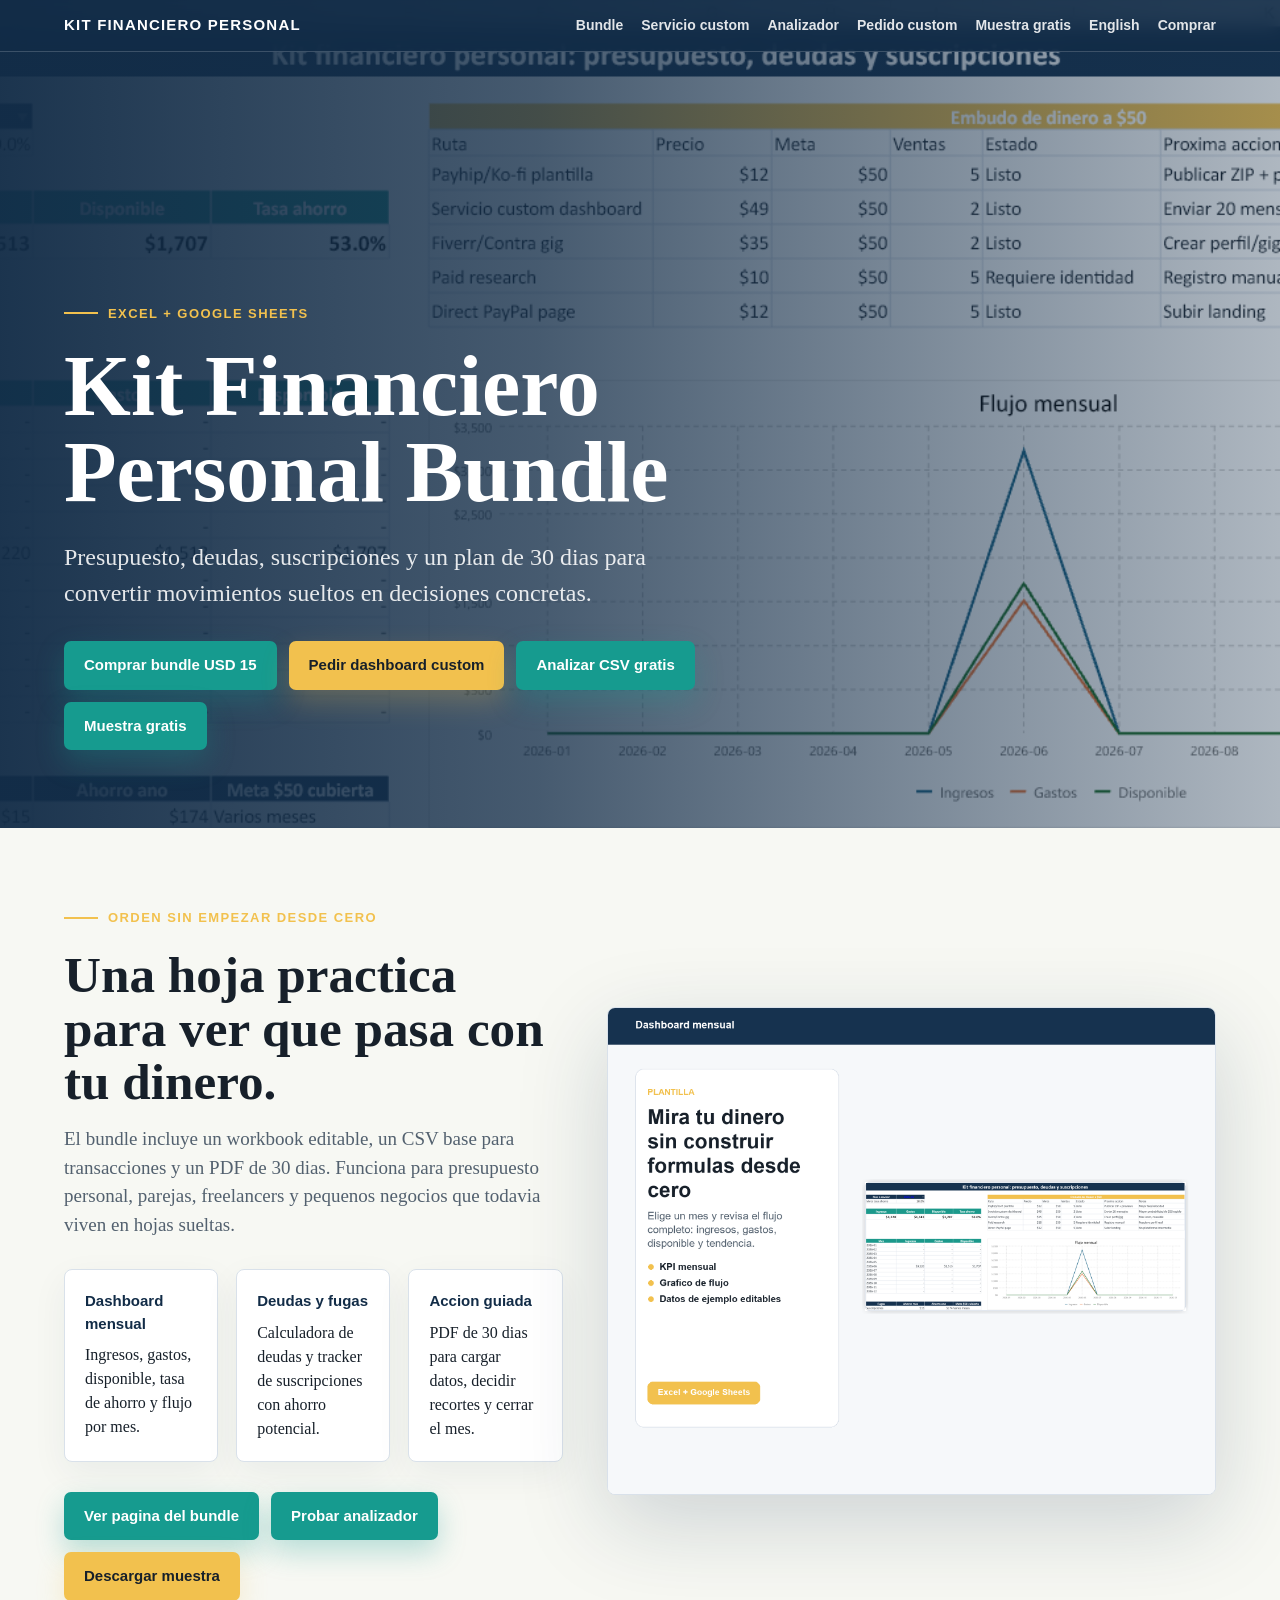
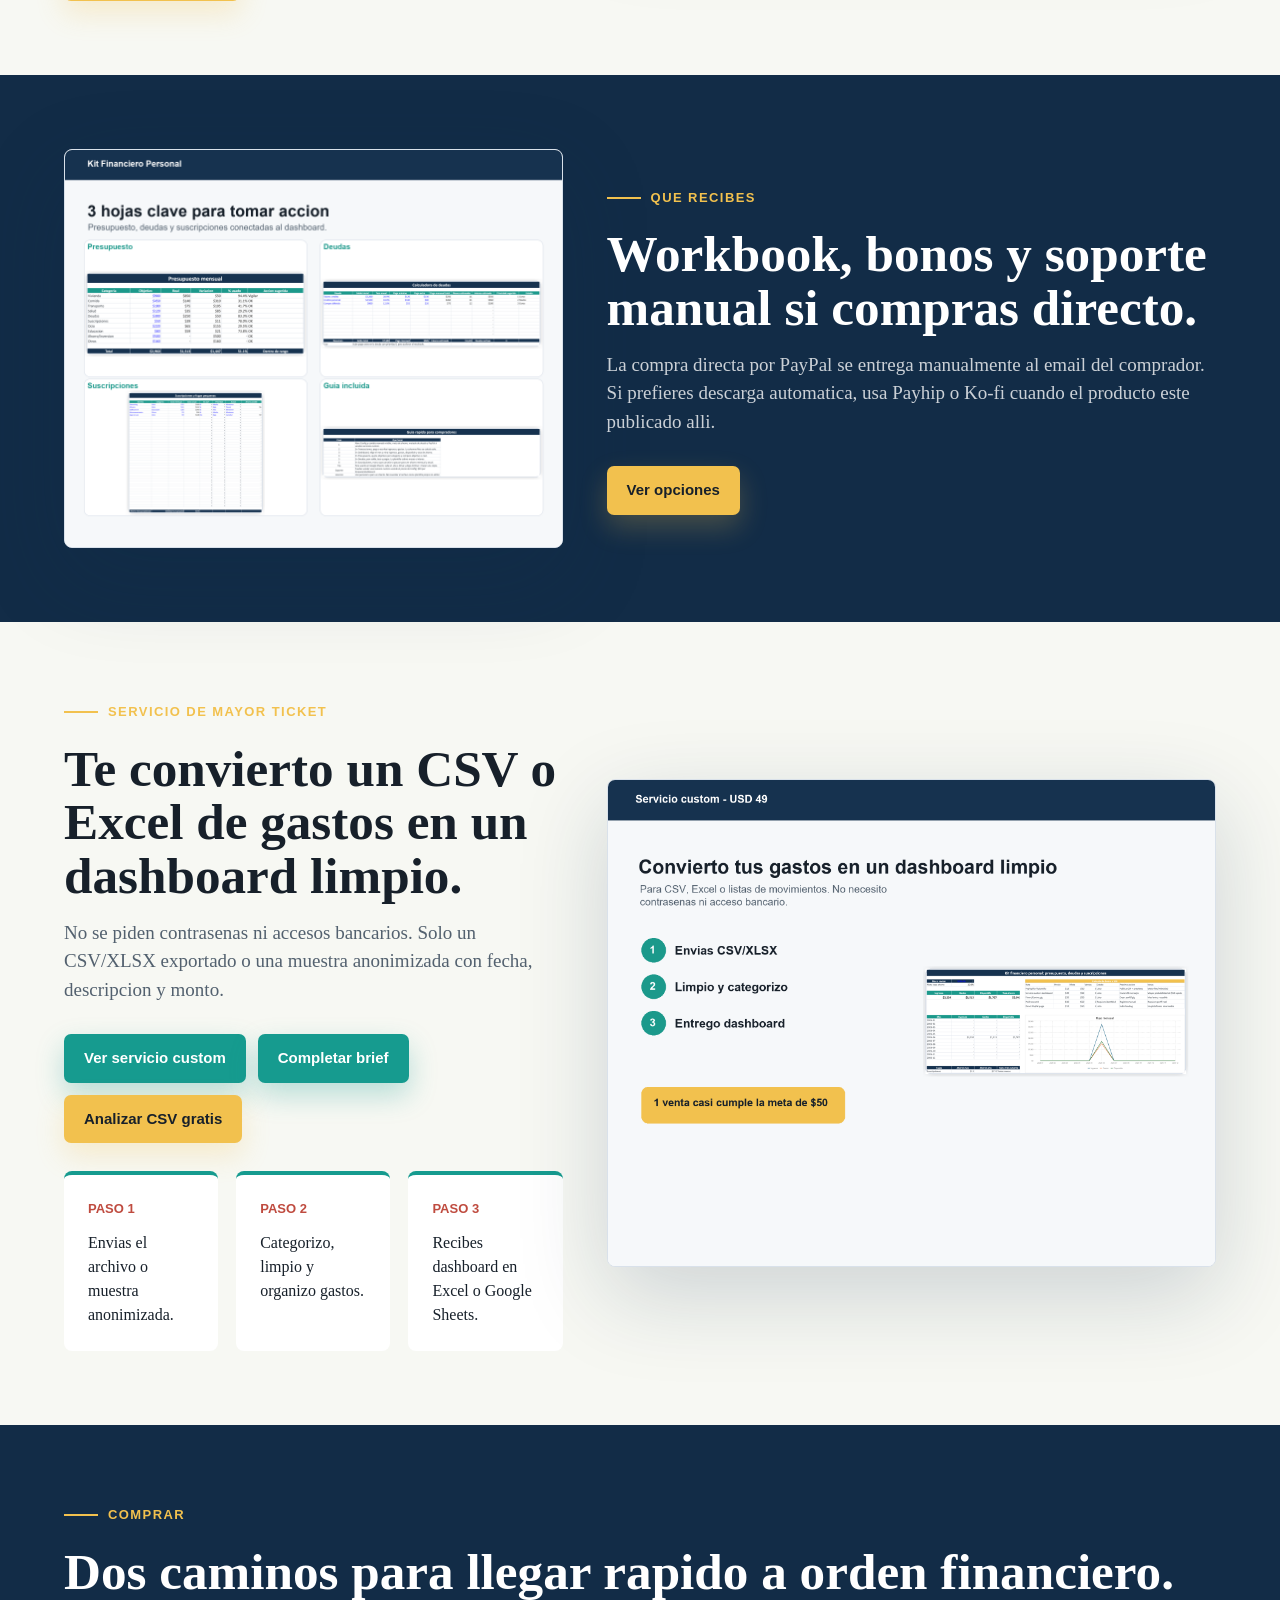
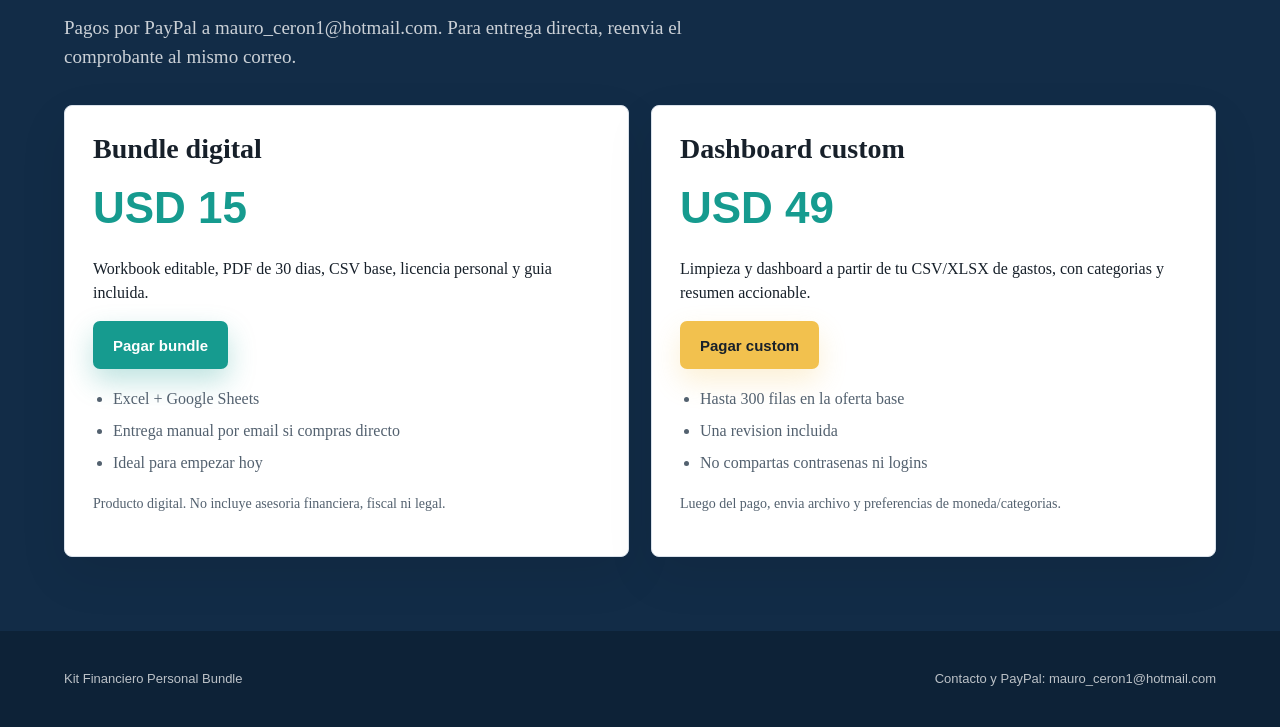
<file: index.html>
<!doctype html>
<html lang="es">
<head>
  <meta charset="utf-8">
  <meta name="viewport" content="width=device-width, initial-scale=1">
  <meta name="description" content="Kit financiero personal en Excel y Google Sheets para presupuesto, deudas, suscripciones y ahorro.">
  <title>Kit Financiero Personal Bundle</title>
  <link rel="canonical" href="https://mauroceron.github.io/kit-financiero-personal-bundle/">
  <meta property="og:locale" content="es_CO">
  <meta property="og:type" content="website">
  <meta property="og:site_name" content="Kit Financiero Personal">
  <meta property="og:title" content="Kit Financiero Personal Bundle">
  <meta property="og:description" content="Plantilla editable para presupuesto, deudas, suscripciones y ahorro, con analizador CSV gratis y servicio custom.">
  <meta property="og:url" content="https://mauroceron.github.io/kit-financiero-personal-bundle/">
  <meta property="og:image" content="https://mauroceron.github.io/kit-financiero-personal-bundle/assets/01-portada-marketplace.png">
  <meta name="twitter:card" content="summary_large_image">
  <meta name="twitter:title" content="Kit Financiero Personal Bundle">
  <meta name="twitter:description" content="Ordena presupuesto, deudas, suscripciones y gastos con Excel o Google Sheets.">
  <meta name="twitter:image" content="https://mauroceron.github.io/kit-financiero-personal-bundle/assets/01-portada-marketplace.png">
  <link rel="preconnect" href="https://www.paypal.com">
  <script type="application/ld+json">
  {
    "@context": "https://schema.org",
    "@graph": [
      {
        "@type": "Product",
        "name": "Kit Financiero Personal Bundle",
        "image": "https://mauroceron.github.io/kit-financiero-personal-bundle/assets/01-portada-marketplace.png",
        "description": "Workbook editable para presupuesto personal, deudas, suscripciones y ahorro, con CSV base y plan de 30 dias.",
        "brand": { "@type": "Brand", "name": "Kit Financiero Personal" },
        "offers": {
          "@type": "Offer",
          "price": "15.00",
          "priceCurrency": "USD",
          "availability": "https://schema.org/InStock",
          "url": "https://mauroceron.github.io/kit-financiero-personal-bundle/#comprar"
        }
      },
      {
        "@type": "Service",
        "name": "Dashboard financiero custom",
        "description": "Servicio para convertir un CSV o Excel de gastos en un dashboard financiero limpio.",
        "provider": { "@type": "Person", "email": "mauro_ceron1@hotmail.com" },
        "offers": {
          "@type": "Offer",
          "price": "49.00",
          "priceCurrency": "USD",
          "url": "https://mauroceron.github.io/kit-financiero-personal-bundle/pedido-custom.html"
        }
      }
    ]
  }
  </script>
  <style>
    :root {
      --navy: #122c47;
      --ink: #17202a;
      --muted: #53616f;
      --teal: #169b8f;
      --gold: #f2c14e;
      --paper: #f7f8f3;
      --white: #ffffff;
      --line: #d9e1ea;
      --red: #bf4b3f;
      --shadow: 0 28px 90px rgba(18, 44, 71, 0.18);
    }

    * { box-sizing: border-box; }
    html { scroll-behavior: smooth; }
    body {
      margin: 0;
      color: var(--ink);
      background: var(--paper);
      font-family: Georgia, "Times New Roman", serif;
      line-height: 1.5;
    }

    img { max-width: 100%; display: block; }
    a { color: inherit; }

    .topbar {
      position: fixed;
      z-index: 10;
      top: 0;
      left: 0;
      right: 0;
      display: flex;
      align-items: center;
      justify-content: space-between;
      gap: 18px;
      padding: 14px 5vw;
      color: var(--white);
      background: rgba(18, 44, 71, 0.88);
      backdrop-filter: blur(10px);
      border-bottom: 1px solid rgba(255, 255, 255, 0.18);
    }

    .brand {
      font-family: "Trebuchet MS", Verdana, sans-serif;
      font-size: 15px;
      font-weight: 800;
      letter-spacing: 0.08em;
      text-transform: uppercase;
    }

    .nav {
      display: flex;
      align-items: center;
      gap: 18px;
      font-family: "Trebuchet MS", Verdana, sans-serif;
      font-size: 14px;
      font-weight: 700;
    }

    .nav a {
      text-decoration: none;
      opacity: 0.88;
    }

    .nav a:hover { opacity: 1; }

    .hero {
      min-height: 92vh;
      display: grid;
      align-items: end;
      padding: 112px 5vw 54px;
      color: var(--white);
      background:
        linear-gradient(90deg, rgba(18, 44, 71, 0.96), rgba(18, 44, 71, 0.78) 42%, rgba(18, 44, 71, 0.34)),
        url("assets/dashboard-raw.png") center / cover;
    }

    .hero-inner {
      max-width: 780px;
      padding-bottom: 24px;
    }

    .eyebrow {
      display: inline-flex;
      align-items: center;
      gap: 10px;
      margin: 0 0 20px;
      font-family: "Trebuchet MS", Verdana, sans-serif;
      font-size: 13px;
      font-weight: 800;
      letter-spacing: 0.11em;
      text-transform: uppercase;
      color: var(--gold);
    }

    .eyebrow::before {
      content: "";
      width: 34px;
      height: 2px;
      background: var(--gold);
    }

    h1 {
      margin: 0;
      max-width: 760px;
      font-size: clamp(42px, 7vw, 86px);
      line-height: 1;
      letter-spacing: 0;
    }

    .hero-copy {
      max-width: 650px;
      margin: 24px 0 0;
      font-size: clamp(18px, 2vw, 24px);
      color: rgba(255, 255, 255, 0.88);
    }

    .hero-actions, .actions {
      display: flex;
      flex-wrap: wrap;
      gap: 12px;
      margin-top: 30px;
    }

    .btn {
      display: inline-flex;
      align-items: center;
      justify-content: center;
      min-height: 48px;
      padding: 13px 20px;
      border: 0;
      border-radius: 7px;
      color: var(--white);
      background: var(--teal);
      font-family: "Trebuchet MS", Verdana, sans-serif;
      font-size: 15px;
      font-weight: 800;
      text-decoration: none;
      cursor: pointer;
      box-shadow: 0 12px 28px rgba(22, 155, 143, 0.28);
    }

    .btn:hover { transform: translateY(-1px); }
    .btn.secondary {
      color: var(--ink);
      background: var(--gold);
      box-shadow: 0 12px 28px rgba(242, 193, 78, 0.24);
    }

    section {
      padding: 74px 5vw;
    }

    .section-inner {
      max-width: 1180px;
      margin: 0 auto;
    }

    .split {
      display: grid;
      grid-template-columns: minmax(0, 0.9fr) minmax(320px, 1.1fr);
      gap: 44px;
      align-items: center;
    }

    h2 {
      margin: 0 0 16px;
      font-size: clamp(31px, 4vw, 54px);
      line-height: 1.05;
      letter-spacing: 0;
    }

    .lede {
      margin: 0;
      max-width: 680px;
      color: var(--muted);
      font-size: 19px;
    }

    .proof-grid {
      display: grid;
      grid-template-columns: repeat(3, minmax(0, 1fr));
      gap: 18px;
      margin-top: 30px;
    }

    .proof {
      min-height: 128px;
      padding: 20px;
      background: var(--white);
      border: 1px solid var(--line);
      border-radius: 8px;
      box-shadow: 0 12px 36px rgba(18, 44, 71, 0.06);
    }

    .proof strong {
      display: block;
      margin-bottom: 8px;
      font-family: "Trebuchet MS", Verdana, sans-serif;
      font-size: 15px;
      color: var(--navy);
    }

    .showcase {
      border: 1px solid var(--line);
      border-radius: 8px;
      overflow: hidden;
      background: var(--white);
      box-shadow: var(--shadow);
    }

    .band {
      background: var(--navy);
      color: var(--white);
    }

    .band .lede { color: rgba(255, 255, 255, 0.78); }

    .pricing {
      display: grid;
      grid-template-columns: repeat(2, minmax(0, 1fr));
      gap: 22px;
      margin-top: 34px;
    }

    .offer {
      padding: 28px;
      background: var(--white);
      border: 1px solid var(--line);
      border-radius: 8px;
      color: var(--ink);
      box-shadow: 0 18px 50px rgba(0, 0, 0, 0.08);
    }

    .offer h3 {
      margin: 0 0 10px;
      font-size: 28px;
      line-height: 1.1;
    }

    .price {
      margin: 8px 0 16px;
      font-family: "Trebuchet MS", Verdana, sans-serif;
      font-size: 44px;
      font-weight: 900;
      color: var(--teal);
    }

    .offer ul {
      margin: 18px 0 0;
      padding-left: 20px;
      color: var(--muted);
    }

    .offer li { margin-bottom: 8px; }

    .notice {
      margin-top: 18px;
      color: var(--muted);
      font-size: 14px;
    }

    .steps {
      display: grid;
      grid-template-columns: repeat(3, minmax(0, 1fr));
      gap: 18px;
      margin-top: 28px;
    }

    .step {
      padding: 24px;
      border-top: 4px solid var(--teal);
      background: var(--white);
      border-radius: 8px;
    }

    .step span {
      display: block;
      margin-bottom: 12px;
      font-family: "Trebuchet MS", Verdana, sans-serif;
      font-size: 13px;
      font-weight: 900;
      color: var(--red);
      text-transform: uppercase;
    }

    footer {
      padding: 38px 5vw;
      color: rgba(255, 255, 255, 0.72);
      background: #0d2237;
      font-family: "Trebuchet MS", Verdana, sans-serif;
      font-size: 13px;
    }

    footer .section-inner {
      display: flex;
      flex-wrap: wrap;
      gap: 14px;
      align-items: center;
      justify-content: space-between;
    }

    @media (max-width: 850px) {
      .topbar { position: absolute; }
      .nav { display: none; }
      .hero {
        min-height: 88vh;
        background:
          linear-gradient(180deg, rgba(18, 44, 71, 0.94), rgba(18, 44, 71, 0.78)),
          url("assets/dashboard-raw.png") center / cover;
      }
      .split, .pricing, .proof-grid, .steps {
        grid-template-columns: 1fr;
      }
      section { padding: 56px 5vw; }
    }
  </style>
</head>
<body>
  <div class="topbar">
    <div class="brand">Kit Financiero Personal</div>
    <nav class="nav" aria-label="Principal">
      <a href="#bundle">Bundle</a>
      <a href="#custom">Servicio custom</a>
      <a href="analizador-csv.html">Analizador</a>
      <a href="pedido-custom.html">Pedido custom</a>
      <a href="muestra-gratis.html">Muestra gratis</a>
      <a href="en.html">English</a>
      <a href="#comprar">Comprar</a>
    </nav>
  </div>

  <header class="hero">
    <div class="hero-inner">
      <p class="eyebrow">Excel + Google Sheets</p>
      <h1>Kit Financiero Personal Bundle</h1>
      <p class="hero-copy">Presupuesto, deudas, suscripciones y un plan de 30 dias para convertir movimientos sueltos en decisiones concretas.</p>
      <div class="hero-actions">
        <a class="btn" href="#comprar">Comprar bundle USD 15</a>
        <a class="btn secondary" href="#custom">Pedir dashboard custom</a>
        <a class="btn" href="analizador-csv.html">Analizar CSV gratis</a>
        <a class="btn" href="muestra-gratis.html">Muestra gratis</a>
      </div>
    </div>
  </header>

  <section id="bundle">
    <div class="section-inner split">
      <div>
        <p class="eyebrow">Orden sin empezar desde cero</p>
        <h2>Una hoja practica para ver que pasa con tu dinero.</h2>
        <p class="lede">El bundle incluye un workbook editable, un CSV base para transacciones y un PDF de 30 dias. Funciona para presupuesto personal, parejas, freelancers y pequenos negocios que todavia viven en hojas sueltas.</p>
        <div class="proof-grid">
          <div class="proof"><strong>Dashboard mensual</strong>Ingresos, gastos, disponible, tasa de ahorro y flujo por mes.</div>
          <div class="proof"><strong>Deudas y fugas</strong>Calculadora de deudas y tracker de suscripciones con ahorro potencial.</div>
          <div class="proof"><strong>Accion guiada</strong>PDF de 30 dias para cargar datos, decidir recortes y cerrar el mes.</div>
        </div>
        <div class="actions">
          <a class="btn" href="presupuesto-personal-excel.html">Ver pagina del bundle</a>
          <a class="btn" href="analizador-csv.html">Probar analizador</a>
          <a class="btn secondary" href="muestra-gratis.html">Descargar muestra</a>
        </div>
      </div>
      <div class="showcase">
        <img src="assets/02-dashboard-mensual.png" alt="Preview del dashboard financiero mensual">
      </div>
    </div>
  </section>

  <section class="band">
    <div class="section-inner split">
      <div class="showcase">
        <img src="assets/03-hojas-clave.png" alt="Preview de hojas de presupuesto, deudas y suscripciones">
      </div>
      <div>
        <p class="eyebrow">Que recibes</p>
        <h2>Workbook, bonos y soporte manual si compras directo.</h2>
        <p class="lede">La compra directa por PayPal se entrega manualmente al email del comprador. Si prefieres descarga automatica, usa Payhip o Ko-fi cuando el producto este publicado alli.</p>
        <div class="actions">
          <a class="btn secondary" href="#comprar">Ver opciones</a>
        </div>
      </div>
    </div>
  </section>

  <section id="custom">
    <div class="section-inner split">
      <div>
        <p class="eyebrow">Servicio de mayor ticket</p>
        <h2>Te convierto un CSV o Excel de gastos en un dashboard limpio.</h2>
        <p class="lede">No se piden contrasenas ni accesos bancarios. Solo un CSV/XLSX exportado o una muestra anonimizada con fecha, descripcion y monto.</p>
        <div class="actions">
          <a class="btn" href="servicio-dashboard-financiero.html">Ver servicio custom</a>
          <a class="btn" href="pedido-custom.html">Completar brief</a>
          <a class="btn secondary" href="analizador-csv.html">Analizar CSV gratis</a>
        </div>
        <div class="steps">
          <div class="step"><span>Paso 1</span>Envias el archivo o muestra anonimizada.</div>
          <div class="step"><span>Paso 2</span>Categorizo, limpio y organizo gastos.</div>
          <div class="step"><span>Paso 3</span>Recibes dashboard en Excel o Google Sheets.</div>
        </div>
      </div>
      <div class="showcase">
        <img src="assets/05-servicio-custom-49.png" alt="Servicio custom de dashboard financiero por USD 49">
      </div>
    </div>
  </section>

  <section id="comprar" class="band">
    <div class="section-inner">
      <p class="eyebrow">Comprar</p>
      <h2>Dos caminos para llegar rapido a orden financiero.</h2>
      <p class="lede">Pagos por PayPal a mauro_ceron1@hotmail.com. Para entrega directa, reenvia el comprobante al mismo correo.</p>

      <div class="pricing">
        <article class="offer">
          <h3>Bundle digital</h3>
          <div class="price">USD 15</div>
          <p>Workbook editable, PDF de 30 dias, CSV base, licencia personal y guia incluida.</p>
          <form action="https://www.paypal.com/cgi-bin/webscr" method="post" target="_blank">
            <input type="hidden" name="cmd" value="_xclick">
            <input type="hidden" name="business" value="mauro_ceron1@hotmail.com">
            <input type="hidden" name="item_name" value="Kit Financiero Personal Bundle">
            <input type="hidden" name="amount" value="15.00">
            <input type="hidden" name="currency_code" value="USD">
            <input type="hidden" name="return" value="https://mauroceron.github.io/kit-financiero-personal-bundle/gracias.html">
            <input type="hidden" name="cancel_return" value="https://mauroceron.github.io/kit-financiero-personal-bundle/">
            <button class="btn" type="submit">Pagar bundle</button>
          </form>
          <ul>
            <li>Excel + Google Sheets</li>
            <li>Entrega manual por email si compras directo</li>
            <li>Ideal para empezar hoy</li>
          </ul>
          <p class="notice">Producto digital. No incluye asesoria financiera, fiscal ni legal.</p>
        </article>

        <article class="offer">
          <h3>Dashboard custom</h3>
          <div class="price">USD 49</div>
          <p>Limpieza y dashboard a partir de tu CSV/XLSX de gastos, con categorias y resumen accionable.</p>
          <form action="https://www.paypal.com/cgi-bin/webscr" method="post" target="_blank">
            <input type="hidden" name="cmd" value="_xclick">
            <input type="hidden" name="business" value="mauro_ceron1@hotmail.com">
            <input type="hidden" name="item_name" value="Dashboard financiero custom">
            <input type="hidden" name="amount" value="49.00">
            <input type="hidden" name="currency_code" value="USD">
            <input type="hidden" name="return" value="https://mauroceron.github.io/kit-financiero-personal-bundle/gracias.html">
            <input type="hidden" name="cancel_return" value="https://mauroceron.github.io/kit-financiero-personal-bundle/pedido-custom.html">
            <button class="btn secondary" type="submit">Pagar custom</button>
          </form>
          <ul>
            <li>Hasta 300 filas en la oferta base</li>
            <li>Una revision incluida</li>
            <li>No compartas contrasenas ni logins</li>
          </ul>
          <p class="notice">Luego del pago, envia archivo y preferencias de moneda/categorias.</p>
        </article>
      </div>
    </div>
  </section>

  <footer>
    <div class="section-inner">
      <span>Kit Financiero Personal Bundle</span>
      <span>Contacto y PayPal: mauro_ceron1@hotmail.com</span>
    </div>
  </footer>
</body>
</html>
</file>
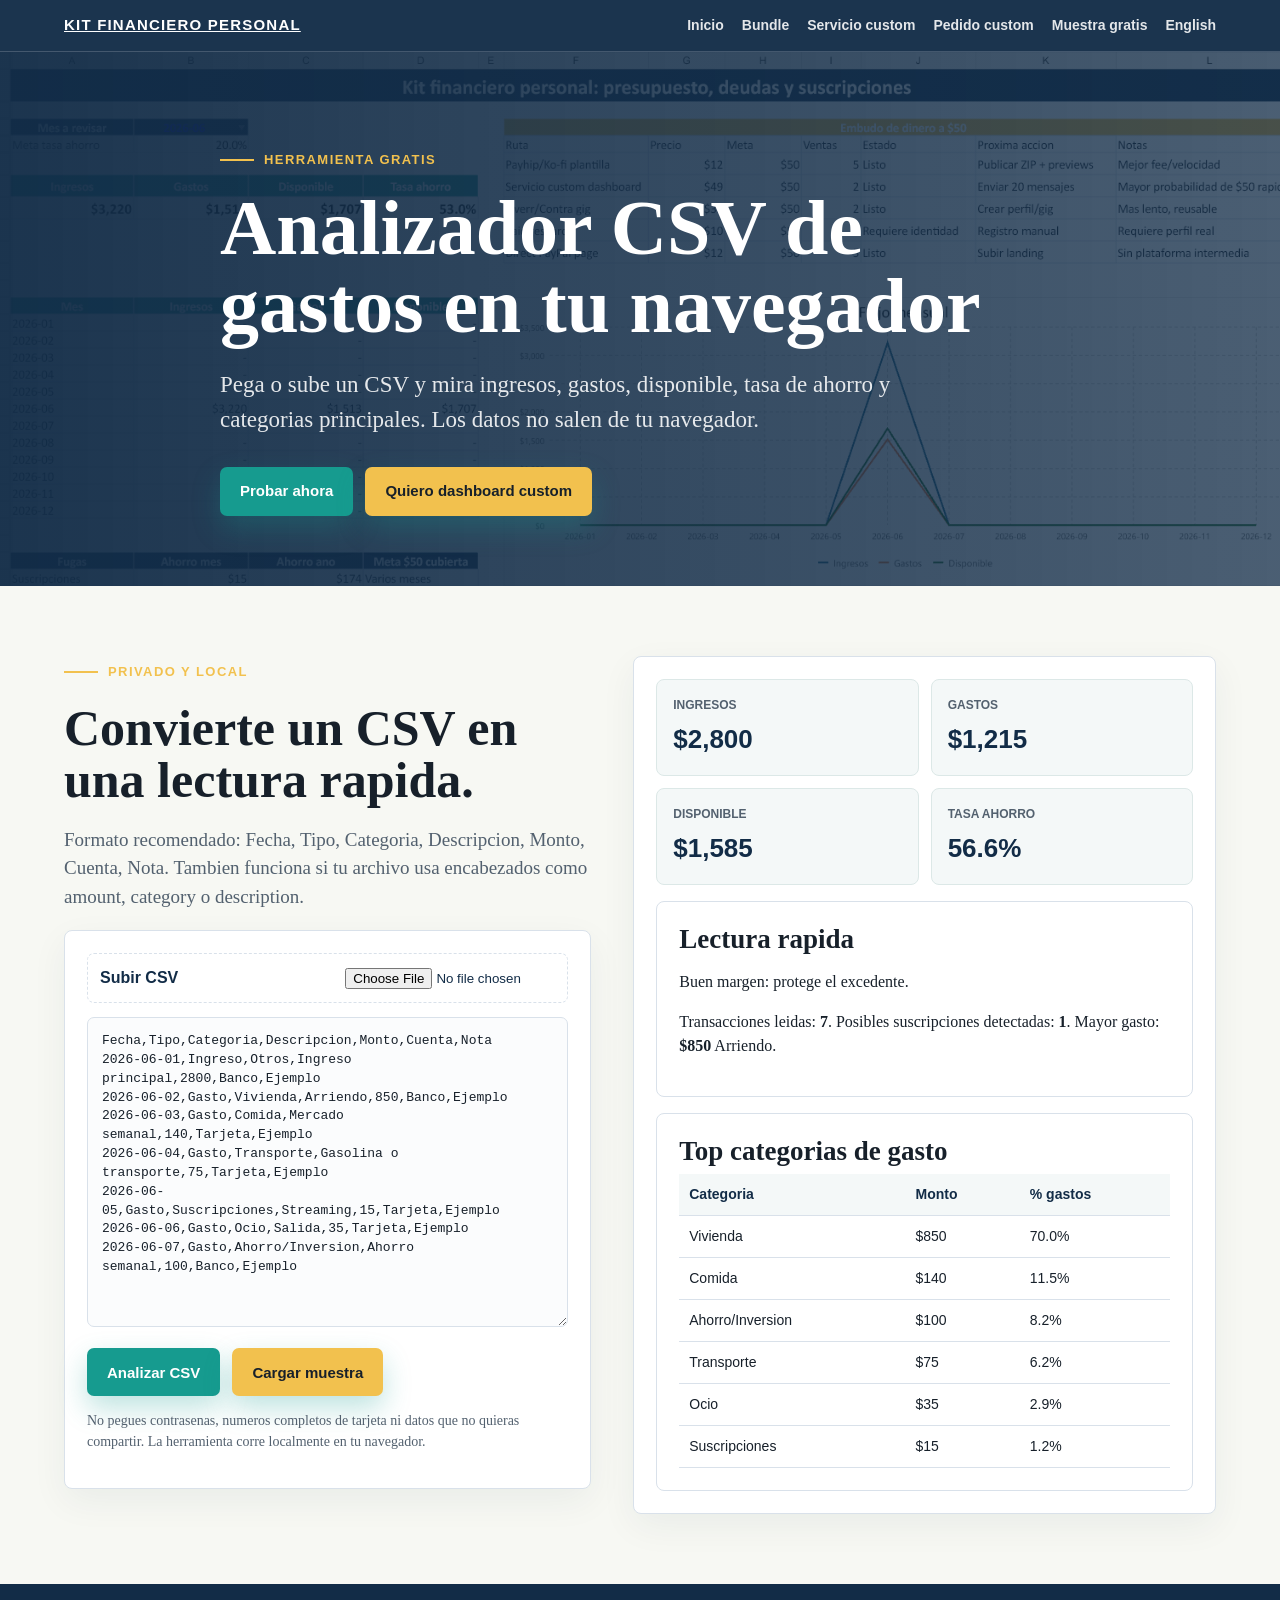
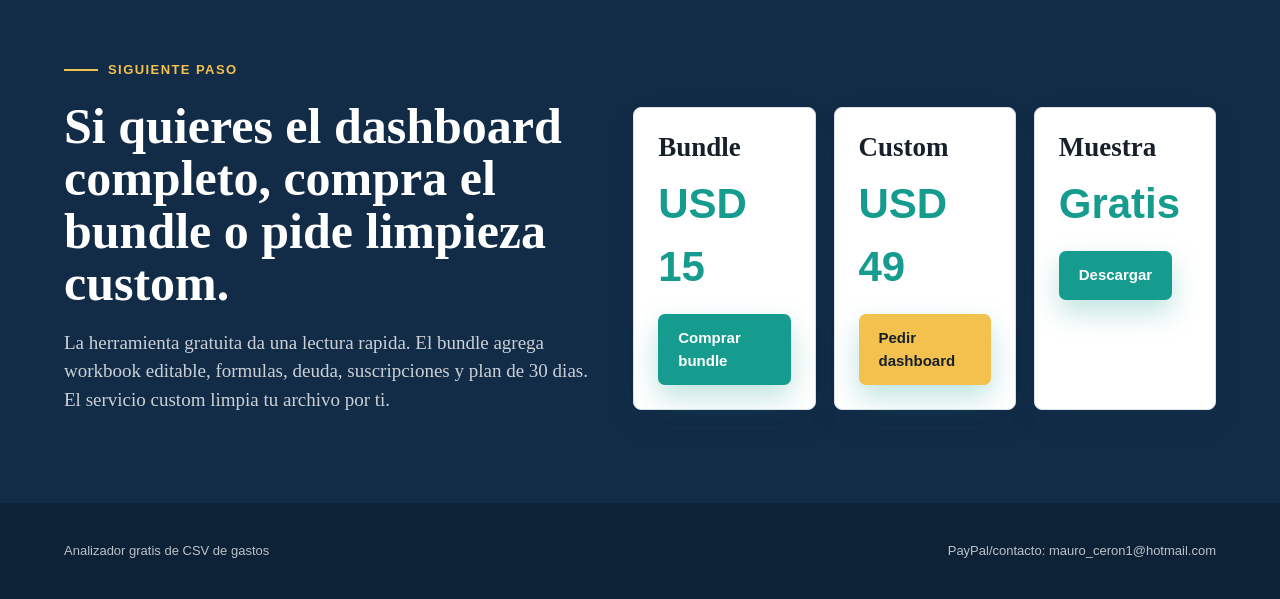
<file: analizador-csv.html>
<!doctype html>
<html lang="es">
<head>
  <meta charset="utf-8">
  <meta name="viewport" content="width=device-width, initial-scale=1">
  <meta name="description" content="Analizador gratis de CSV de gastos. Calcula ingresos, gastos, disponible, tasa de ahorro y categorias en tu navegador.">
  <title>Analizador Gratis de CSV de Gastos</title>
  <link rel="canonical" href="https://mauroceron.github.io/kit-financiero-personal-bundle/analizador-csv.html">
  <link rel="alternate" hreflang="es" href="https://mauroceron.github.io/kit-financiero-personal-bundle/analizador-csv.html">
  <link rel="alternate" hreflang="en" href="https://mauroceron.github.io/kit-financiero-personal-bundle/csv-expense-analyzer.html">
  <meta property="og:locale" content="es_CO">
  <meta property="og:type" content="website">
  <meta property="og:site_name" content="Kit Financiero Personal">
  <meta property="og:title" content="Analizador gratis de CSV de gastos">
  <meta property="og:description" content="Pega o sube un CSV y calcula ingresos, gastos, disponible, tasa de ahorro y categorias sin enviar datos al servidor.">
  <meta property="og:url" content="https://mauroceron.github.io/kit-financiero-personal-bundle/analizador-csv.html">
  <meta property="og:image" content="https://mauroceron.github.io/kit-financiero-personal-bundle/assets/01-portada-marketplace.png">
  <meta name="twitter:card" content="summary_large_image">
  <meta name="twitter:title" content="Analizador gratis de CSV de gastos">
  <meta name="twitter:description" content="Herramienta local para leer ingresos, gastos y categorias desde un CSV financiero.">
  <meta name="twitter:image" content="https://mauroceron.github.io/kit-financiero-personal-bundle/assets/01-portada-marketplace.png">
  <script type="application/ld+json">
  {
    "@context": "https://schema.org",
    "@type": "WebApplication",
    "name": "Analizador gratis de CSV de gastos",
    "applicationCategory": "FinanceApplication",
    "operatingSystem": "Web",
    "url": "https://mauroceron.github.io/kit-financiero-personal-bundle/analizador-csv.html",
    "description": "Analizador local de CSV para calcular ingresos, gastos, disponible, tasa de ahorro, categorias principales y posibles suscripciones.",
    "offers": { "@type": "Offer", "price": "0", "priceCurrency": "USD" }
  }
  </script>
  <link rel="stylesheet" href="assets/site.css">
</head>
<body>
  <div class="topbar">
    <a class="brand" href="./">Kit Financiero Personal</a>
    <nav class="nav" aria-label="Principal">
      <a href="./">Inicio</a>
      <a href="presupuesto-personal-excel.html">Bundle</a>
      <a href="servicio-dashboard-financiero.html">Servicio custom</a>
      <a href="pedido-custom.html">Pedido custom</a>
      <a href="muestra-gratis.html">Muestra gratis</a>
      <a href="csv-expense-analyzer.html">English</a>
    </nav>
  </div>

  <header class="page-hero">
    <div class="hero-inner narrow">
      <p class="eyebrow">Herramienta gratis</p>
      <h1>Analizador CSV de gastos en tu navegador</h1>
      <p class="hero-copy">Pega o sube un CSV y mira ingresos, gastos, disponible, tasa de ahorro y categorias principales. Los datos no salen de tu navegador.</p>
      <div class="actions">
        <a class="btn" href="#herramienta">Probar ahora</a>
        <a class="btn secondary" href="pedido-custom.html">Quiero dashboard custom</a>
      </div>
    </div>
  </header>

  <section id="herramienta">
    <div class="section-inner split tool-layout">
      <div>
        <p class="eyebrow">Privado y local</p>
        <h2>Convierte un CSV en una lectura rapida.</h2>
        <p class="lede">Formato recomendado: Fecha, Tipo, Categoria, Descripcion, Monto, Cuenta, Nota. Tambien funciona si tu archivo usa encabezados como amount, category o description.</p>

        <div class="tool-card">
          <label class="file-label">
            <span>Subir CSV</span>
            <input type="file" accept=".csv,text/csv" data-file-input>
          </label>
          <textarea data-csv-input spellcheck="false" aria-label="CSV de gastos"></textarea>
          <div class="actions compact">
            <button class="btn" type="button" data-run-analysis>Analizar CSV</button>
            <button class="btn secondary" type="button" data-load-sample>Cargar muestra</button>
          </div>
          <p class="notice">No pegues contrasenas, numeros completos de tarjeta ni datos que no quieras compartir. La herramienta corre localmente en tu navegador.</p>
        </div>
      </div>

      <div data-output class="tool-results" aria-live="polite"></div>
    </div>
  </section>

  <section class="band">
    <div class="section-inner split">
      <div>
        <p class="eyebrow">Siguiente paso</p>
        <h2>Si quieres el dashboard completo, compra el bundle o pide limpieza custom.</h2>
        <p class="lede">La herramienta gratuita da una lectura rapida. El bundle agrega workbook editable, formulas, deuda, suscripciones y plan de 30 dias. El servicio custom limpia tu archivo por ti.</p>
      </div>
      <div class="grid-3">
        <article class="offer">
          <h3>Bundle</h3>
          <div class="price">USD 15</div>
          <a class="btn" href="./#comprar">Comprar bundle</a>
        </article>
        <article class="offer">
          <h3>Custom</h3>
          <div class="price">USD 49</div>
          <a class="btn secondary" href="pedido-custom.html">Pedir dashboard</a>
        </article>
        <article class="offer">
          <h3>Muestra</h3>
          <div class="price">Gratis</div>
          <a class="btn" href="muestra-gratis.html">Descargar</a>
        </article>
      </div>
    </div>
  </section>

  <footer>
    <div class="section-inner">
      <span>Analizador gratis de CSV de gastos</span>
      <span>PayPal/contacto: mauro_ceron1@hotmail.com</span>
    </div>
  </footer>

  <script src="assets/analyzer.js"></script>
</body>
</html>
</file>
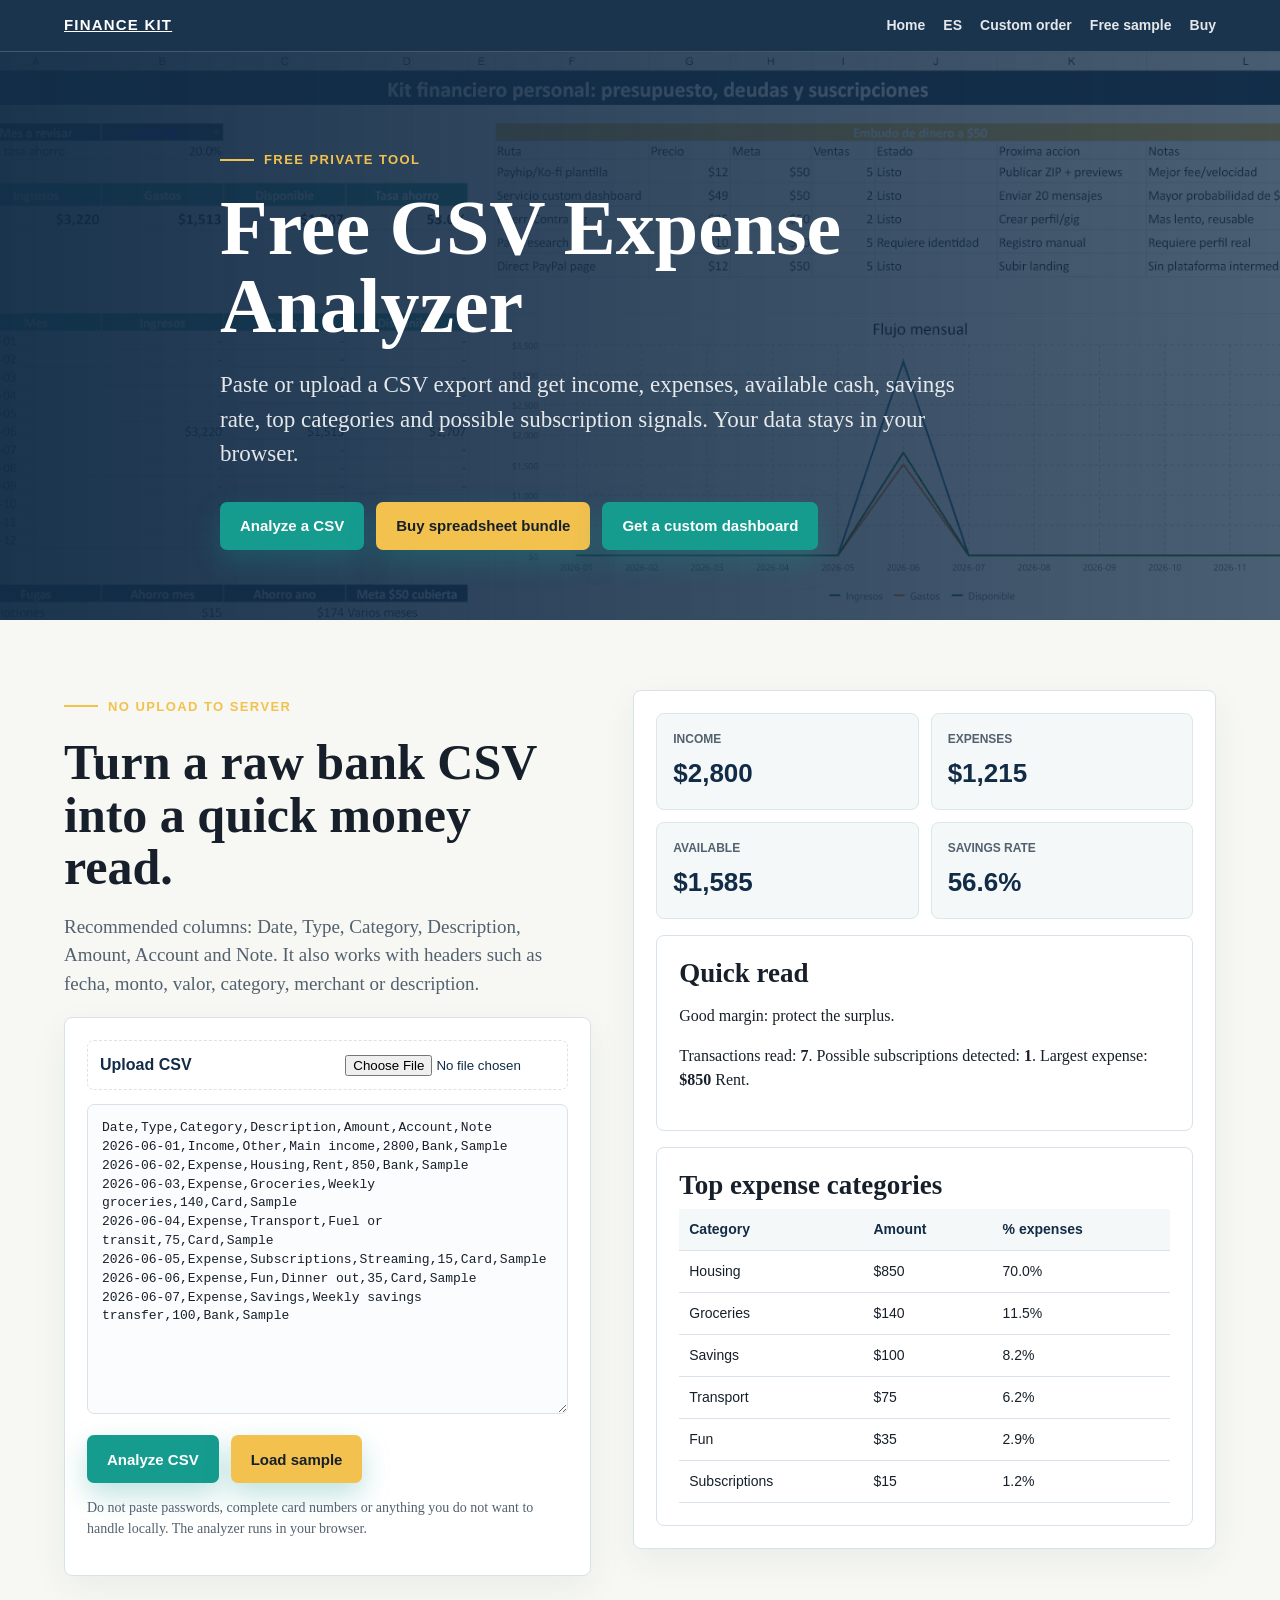
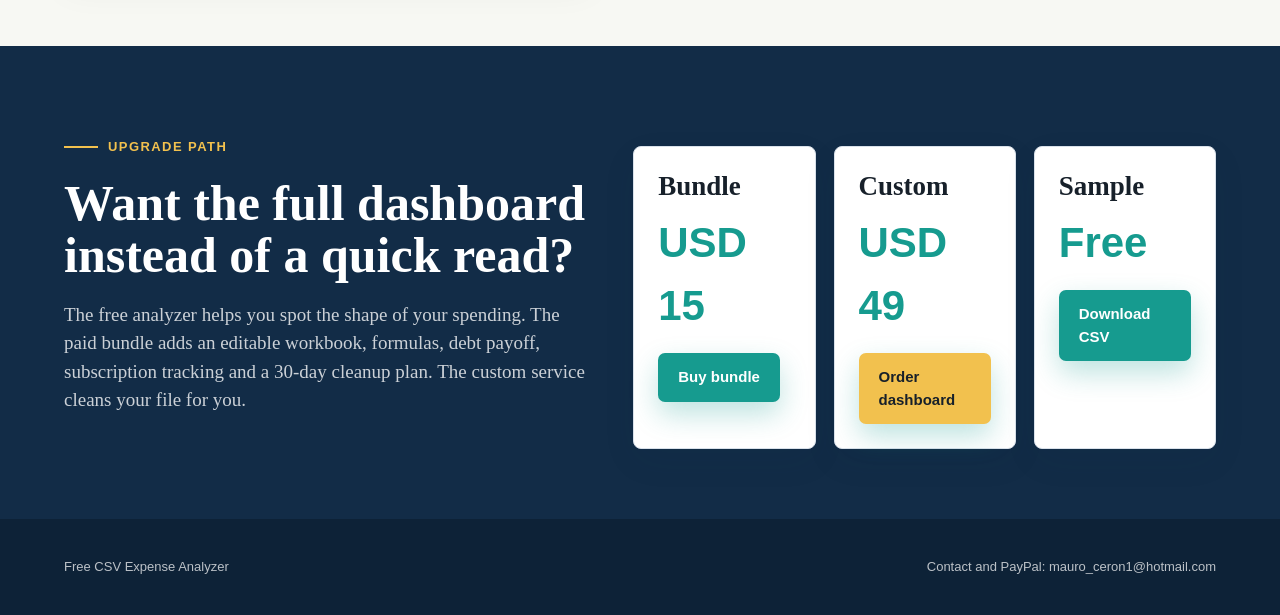
<file: csv-expense-analyzer.html>
<!doctype html>
<html lang="en">
<head>
  <meta charset="utf-8">
  <meta name="viewport" content="width=device-width, initial-scale=1">
  <meta name="description" content="Free CSV expense analyzer that runs locally in your browser. Calculate income, expenses, available cash, savings rate and top categories.">
  <title>Free CSV Expense Analyzer</title>
  <link rel="canonical" href="https://mauroceron.github.io/kit-financiero-personal-bundle/csv-expense-analyzer.html">
  <link rel="alternate" hreflang="es" href="https://mauroceron.github.io/kit-financiero-personal-bundle/analizador-csv.html">
  <link rel="alternate" hreflang="en" href="https://mauroceron.github.io/kit-financiero-personal-bundle/csv-expense-analyzer.html">
  <meta property="og:locale" content="en_US">
  <meta property="og:type" content="website">
  <meta property="og:site_name" content="Personal Finance Spreadsheet Bundle">
  <meta property="og:title" content="Free CSV Expense Analyzer">
  <meta property="og:description" content="Paste or upload a CSV and get a quick private read on income, expenses, savings rate, categories and subscription signals.">
  <meta property="og:url" content="https://mauroceron.github.io/kit-financiero-personal-bundle/csv-expense-analyzer.html">
  <meta property="og:image" content="https://mauroceron.github.io/kit-financiero-personal-bundle/assets/01-portada-marketplace.png">
  <meta name="twitter:card" content="summary_large_image">
  <meta name="twitter:title" content="Free CSV Expense Analyzer">
  <meta name="twitter:description" content="A private browser-based CSV analyzer for personal finance exports.">
  <meta name="twitter:image" content="https://mauroceron.github.io/kit-financiero-personal-bundle/assets/01-portada-marketplace.png">
  <script type="application/ld+json">
  {
    "@context": "https://schema.org",
    "@type": "WebApplication",
    "name": "Free CSV Expense Analyzer",
    "applicationCategory": "FinanceApplication",
    "operatingSystem": "Web",
    "url": "https://mauroceron.github.io/kit-financiero-personal-bundle/csv-expense-analyzer.html",
    "description": "Browser-based CSV expense analyzer for income, expenses, available cash, savings rate, categories and possible subscription signals.",
    "offers": { "@type": "Offer", "price": "0", "priceCurrency": "USD" }
  }
  </script>
  <link rel="stylesheet" href="assets/site.css">
</head>
<body>
  <div class="topbar">
    <a class="brand" href="en.html">Finance Kit</a>
    <nav class="nav" aria-label="Main">
      <a href="en.html">Home</a>
      <a href="./">ES</a>
      <a href="custom-dashboard-order.html">Custom order</a>
      <a href="muestra-gratis.html">Free sample</a>
      <a href="en.html#buy">Buy</a>
    </nav>
  </div>

  <header class="page-hero">
    <div class="hero-inner narrow">
      <p class="eyebrow">Free private tool</p>
      <h1>Free CSV Expense Analyzer</h1>
      <p class="hero-copy">Paste or upload a CSV export and get income, expenses, available cash, savings rate, top categories and possible subscription signals. Your data stays in your browser.</p>
      <div class="actions">
        <a class="btn" href="#tool">Analyze a CSV</a>
        <a class="btn secondary" href="en.html#buy">Buy spreadsheet bundle</a>
        <a class="btn" href="custom-dashboard-order.html">Get a custom dashboard</a>
      </div>
    </div>
  </header>

  <section id="tool">
    <div class="section-inner split tool-layout">
      <div>
        <p class="eyebrow">No upload to server</p>
        <h2>Turn a raw bank CSV into a quick money read.</h2>
        <p class="lede">Recommended columns: Date, Type, Category, Description, Amount, Account and Note. It also works with headers such as fecha, monto, valor, category, merchant or description.</p>

        <div class="tool-card">
          <label class="file-label">
            <span>Upload CSV</span>
            <input type="file" accept=".csv,text/csv" data-file-input>
          </label>
          <textarea data-csv-input spellcheck="false" aria-label="Expense CSV"></textarea>
          <div class="actions compact">
            <button class="btn" type="button" data-run-analysis>Analyze CSV</button>
            <button class="btn secondary" type="button" data-load-sample>Load sample</button>
          </div>
          <p class="notice">Do not paste passwords, complete card numbers or anything you do not want to handle locally. The analyzer runs in your browser.</p>
        </div>
      </div>

      <div data-output class="tool-results" aria-live="polite"></div>
    </div>
  </section>

  <section class="band">
    <div class="section-inner split">
      <div>
        <p class="eyebrow">Upgrade path</p>
        <h2>Want the full dashboard instead of a quick read?</h2>
        <p class="lede">The free analyzer helps you spot the shape of your spending. The paid bundle adds an editable workbook, formulas, debt payoff, subscription tracking and a 30-day cleanup plan. The custom service cleans your file for you.</p>
      </div>
      <div class="grid-3">
        <article class="offer">
          <h3>Bundle</h3>
          <div class="price">USD 15</div>
          <a class="btn" href="en.html#buy">Buy bundle</a>
        </article>
        <article class="offer">
          <h3>Custom</h3>
          <div class="price">USD 49</div>
          <a class="btn secondary" href="custom-dashboard-order.html">Order dashboard</a>
        </article>
        <article class="offer">
          <h3>Sample</h3>
          <div class="price">Free</div>
          <a class="btn" href="assets/muestra-presupuesto-7-dias.csv" download>Download CSV</a>
        </article>
      </div>
    </div>
  </section>

  <footer>
    <div class="section-inner">
      <span>Free CSV Expense Analyzer</span>
      <span>Contact and PayPal: mauro_ceron1@hotmail.com</span>
    </div>
  </footer>

  <script src="assets/analyzer.js"></script>
</body>
</html>
</file>
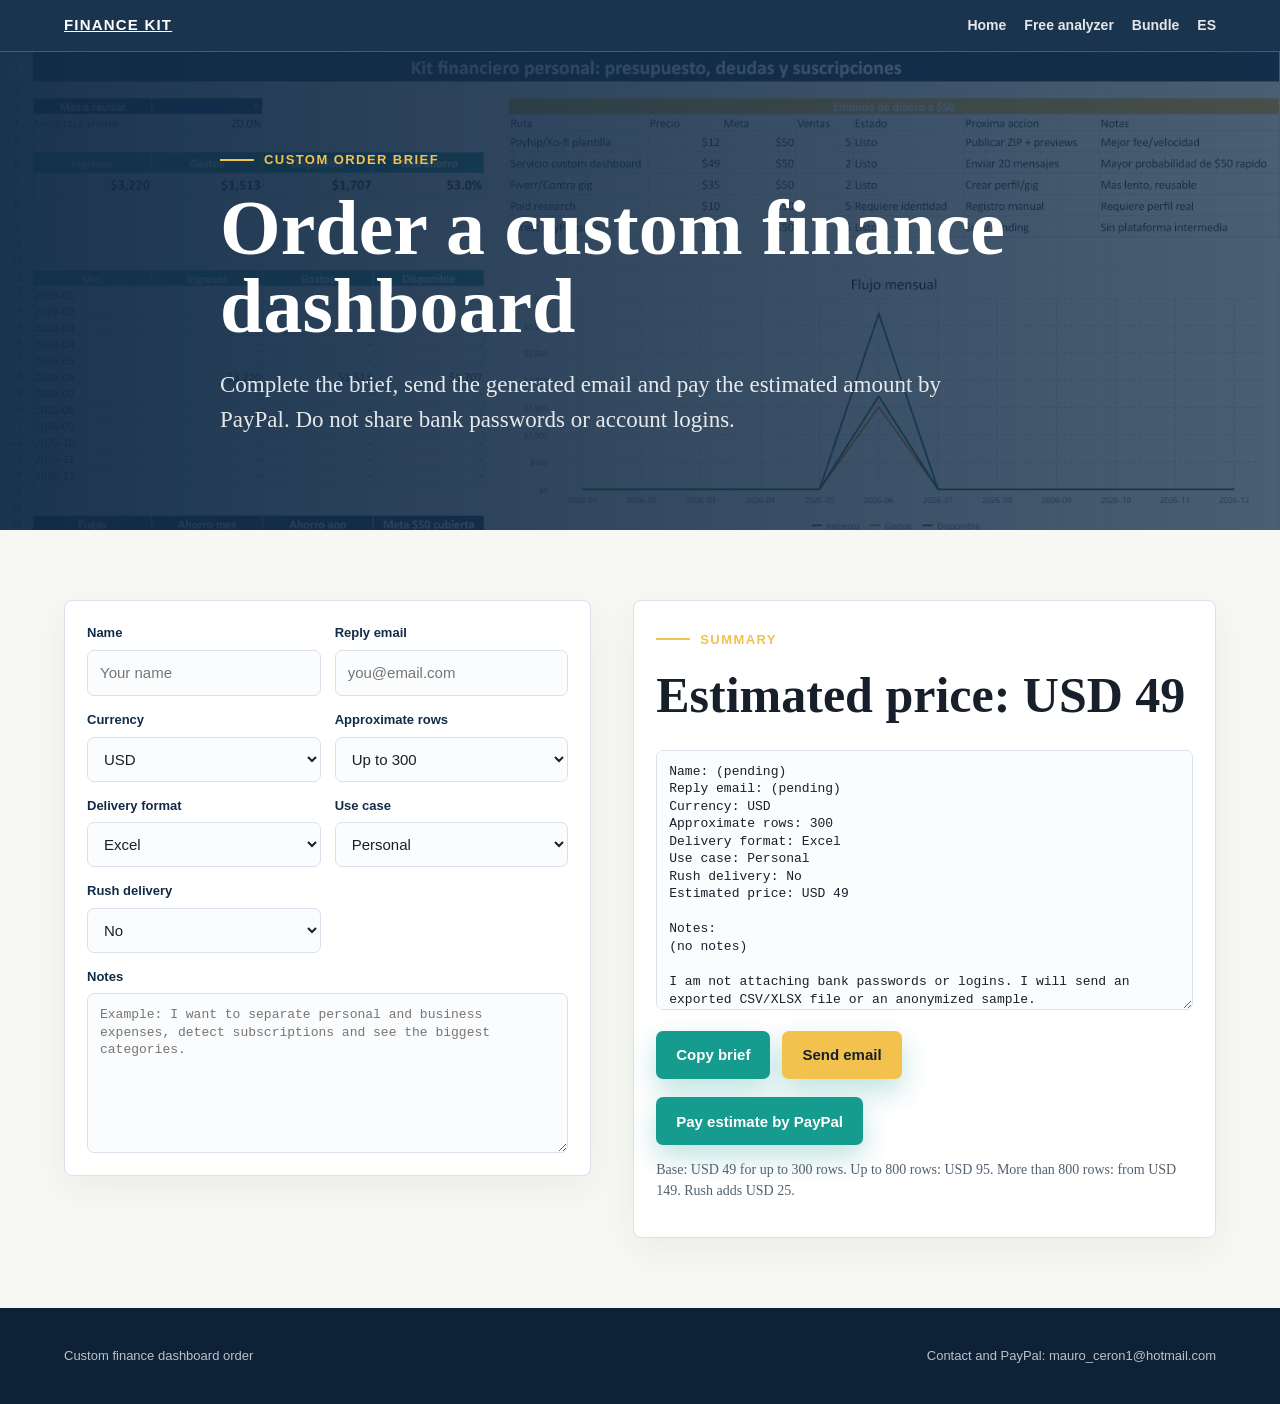
<file: custom-dashboard-order.html>
<!doctype html>
<html lang="en">
<head>
  <meta charset="utf-8">
  <meta name="viewport" content="width=device-width, initial-scale=1">
  <meta name="description" content="Order a custom finance dashboard from a CSV or Excel expense file. Starts at USD 49, paid by PayPal.">
  <title>Order a Custom Finance Dashboard</title>
  <link rel="canonical" href="https://mauroceron.github.io/kit-financiero-personal-bundle/custom-dashboard-order.html">
  <link rel="alternate" hreflang="es" href="https://mauroceron.github.io/kit-financiero-personal-bundle/pedido-custom.html">
  <link rel="alternate" hreflang="en" href="https://mauroceron.github.io/kit-financiero-personal-bundle/custom-dashboard-order.html">
  <meta property="og:locale" content="en_US">
  <meta property="og:type" content="website">
  <meta property="og:site_name" content="Personal Finance Spreadsheet Bundle">
  <meta property="og:title" content="Order a Custom Finance Dashboard">
  <meta property="og:description" content="Turn a CSV or Excel expense export into a clean dashboard in Excel or Google Sheets. Starts at USD 49.">
  <meta property="og:url" content="https://mauroceron.github.io/kit-financiero-personal-bundle/custom-dashboard-order.html">
  <meta property="og:image" content="https://mauroceron.github.io/kit-financiero-personal-bundle/assets/05-servicio-custom-49.png">
  <meta name="twitter:card" content="summary_large_image">
  <meta name="twitter:title" content="Order a Custom Finance Dashboard">
  <meta name="twitter:description" content="Brief, price estimate, email handoff and PayPal payment for a custom finance dashboard.">
  <meta name="twitter:image" content="https://mauroceron.github.io/kit-financiero-personal-bundle/assets/05-servicio-custom-49.png">
  <script type="application/ld+json">
  {
    "@context": "https://schema.org",
    "@type": "Service",
    "name": "Custom finance dashboard",
    "description": "CSV or Excel cleanup and dashboard service for personal, freelance or small-business expenses.",
    "provider": { "@type": "Person", "email": "mauro_ceron1@hotmail.com" },
    "areaServed": "Online",
    "offers": {
      "@type": "Offer",
      "price": "49.00",
      "priceCurrency": "USD",
      "url": "https://mauroceron.github.io/kit-financiero-personal-bundle/custom-dashboard-order.html"
    }
  }
  </script>
  <link rel="stylesheet" href="assets/site.css">
</head>
<body>
  <div class="topbar">
    <a class="brand" href="en.html">Finance Kit</a>
    <nav class="nav" aria-label="Main">
      <a href="en.html">Home</a>
      <a href="csv-expense-analyzer.html">Free analyzer</a>
      <a href="en.html#buy">Bundle</a>
      <a href="./">ES</a>
    </nav>
  </div>

  <header class="page-hero">
    <div class="hero-inner narrow">
      <p class="eyebrow">Custom order brief</p>
      <h1>Order a custom finance dashboard</h1>
      <p class="hero-copy">Complete the brief, send the generated email and pay the estimated amount by PayPal. Do not share bank passwords or account logins.</p>
    </div>
  </header>

  <section>
    <div class="section-inner split tool-layout">
      <form class="tool-card order-form">
        <label>Name
          <input data-order-field name="name" type="text" placeholder="Your name">
        </label>
        <label>Reply email
          <input data-order-field name="email" type="email" placeholder="you@email.com">
        </label>
        <label>Currency
          <select data-order-field name="currency">
            <option>USD</option>
            <option>COP</option>
            <option>EUR</option>
            <option>MXN</option>
            <option>Other</option>
          </select>
        </label>
        <label>Approximate rows
          <select data-order-field name="rows">
            <option value="100">Up to 100</option>
            <option value="300" selected>Up to 300</option>
            <option value="800">Up to 800</option>
            <option value="1200">More than 800</option>
          </select>
        </label>
        <label>Delivery format
          <select data-order-field name="format">
            <option>Excel</option>
            <option>Google Sheets</option>
            <option>Both</option>
          </select>
        </label>
        <label>Use case
          <select data-order-field name="useCase">
            <option>Personal</option>
            <option>Couple/family</option>
            <option>Freelancer</option>
            <option>Small business</option>
          </select>
        </label>
        <label>Rush delivery
          <select data-order-field name="rush">
            <option>No</option>
            <option>Yes</option>
          </select>
        </label>
        <label>Notes
          <textarea data-order-field name="notes" rows="5" placeholder="Example: I want to separate personal and business expenses, detect subscriptions and see the biggest categories."></textarea>
        </label>
      </form>

      <div class="tool-results">
        <p class="eyebrow">Summary</p>
        <h2>Estimated price: <span data-estimated-price>USD 49</span></h2>
        <textarea data-brief-output class="brief-output" readonly></textarea>
        <div class="actions compact">
          <button class="btn" type="button" data-copy-brief>Copy brief</button>
          <a class="btn secondary" data-mailto href="mailto:mauro_ceron1@hotmail.com">Send email</a>
        </div>
        <form class="pay-inline" action="https://www.paypal.com/cgi-bin/webscr" method="post" target="_blank">
          <input type="hidden" name="cmd" value="_xclick">
          <input type="hidden" name="business" value="mauro_ceron1@hotmail.com">
          <input type="hidden" name="item_name" value="Custom finance dashboard">
          <input type="hidden" name="amount" value="49.00" data-paypal-amount>
          <input type="hidden" name="currency_code" value="USD">
          <input type="hidden" name="return" value="https://mauroceron.github.io/kit-financiero-personal-bundle/gracias.html">
          <input type="hidden" name="cancel_return" value="https://mauroceron.github.io/kit-financiero-personal-bundle/custom-dashboard-order.html">
          <button class="btn" type="submit">Pay estimate by PayPal</button>
        </form>
        <p class="notice">Base: USD 49 for up to 300 rows. Up to 800 rows: USD 95. More than 800 rows: from USD 149. Rush adds USD 25.</p>
      </div>
    </div>
  </section>

  <footer>
    <div class="section-inner">
      <span>Custom finance dashboard order</span>
      <span>Contact and PayPal: mauro_ceron1@hotmail.com</span>
    </div>
  </footer>

  <script src="assets/order.js"></script>
</body>
</html>
</file>
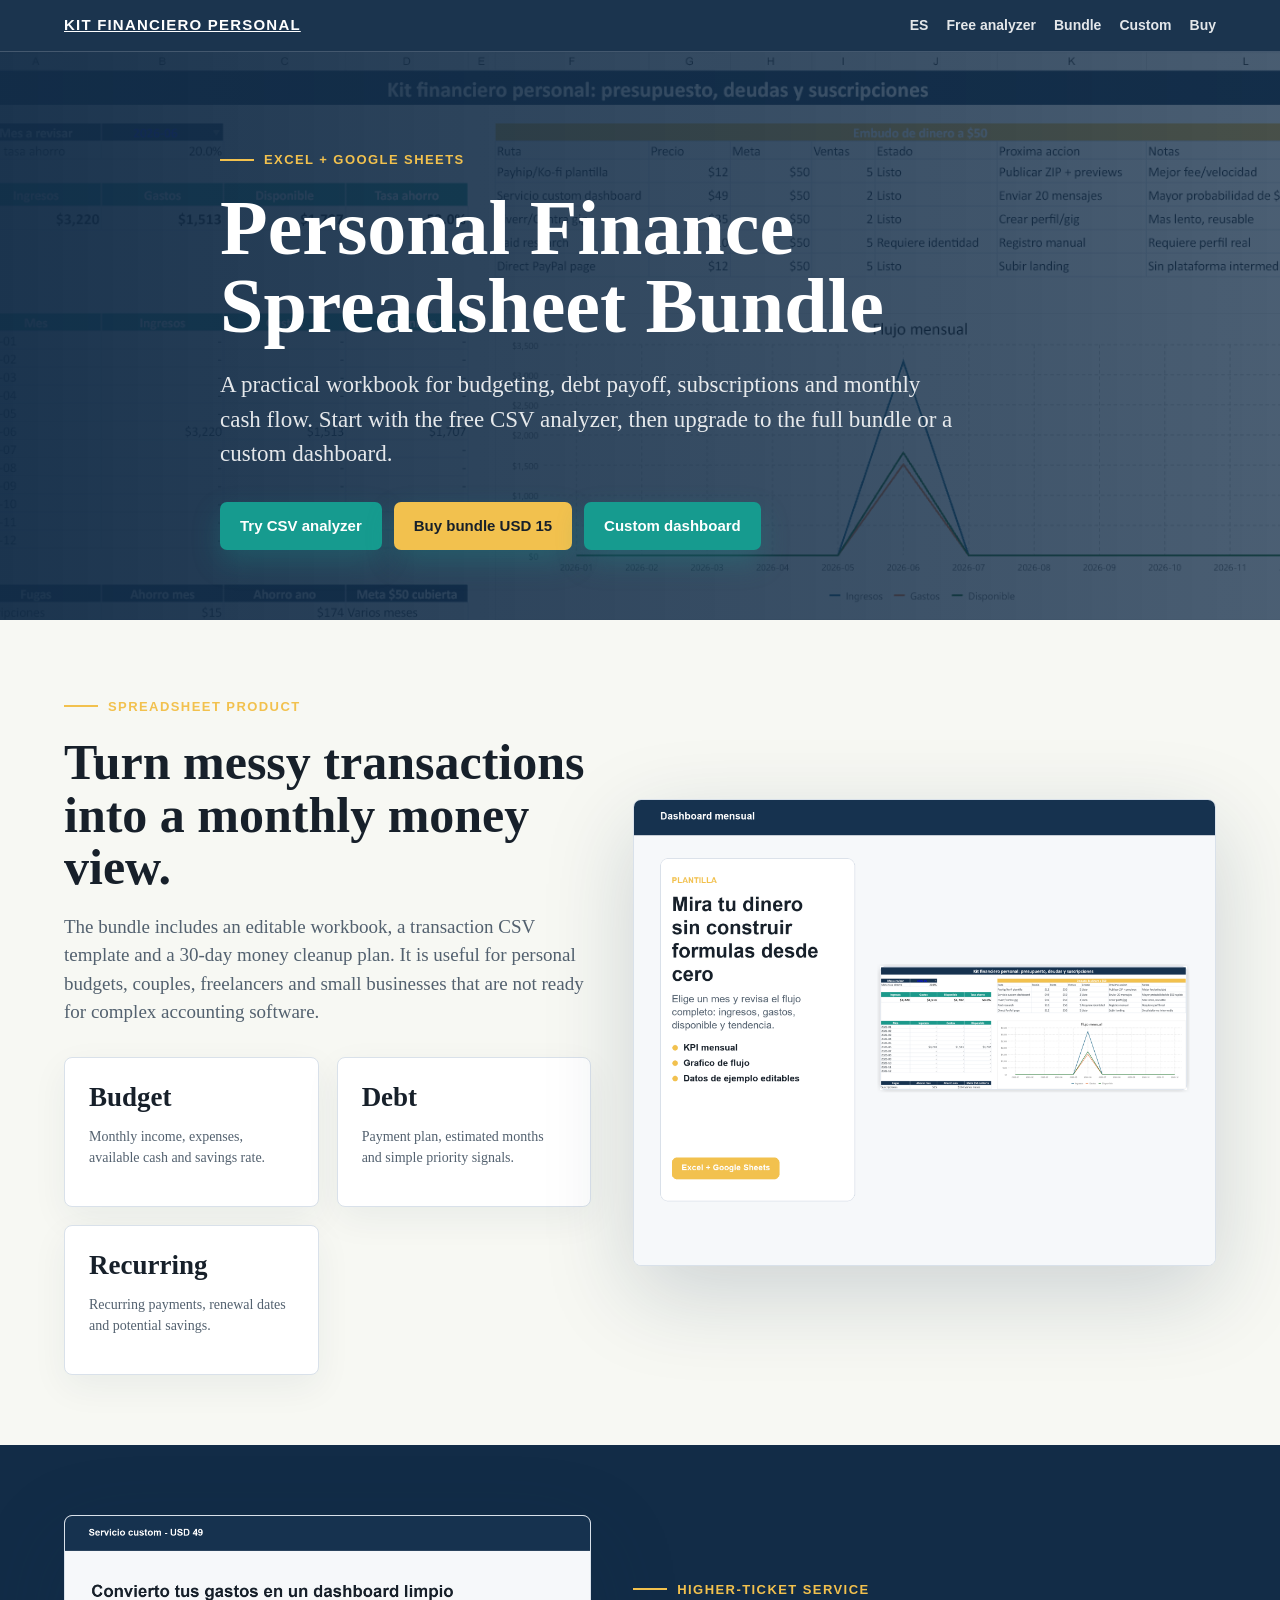
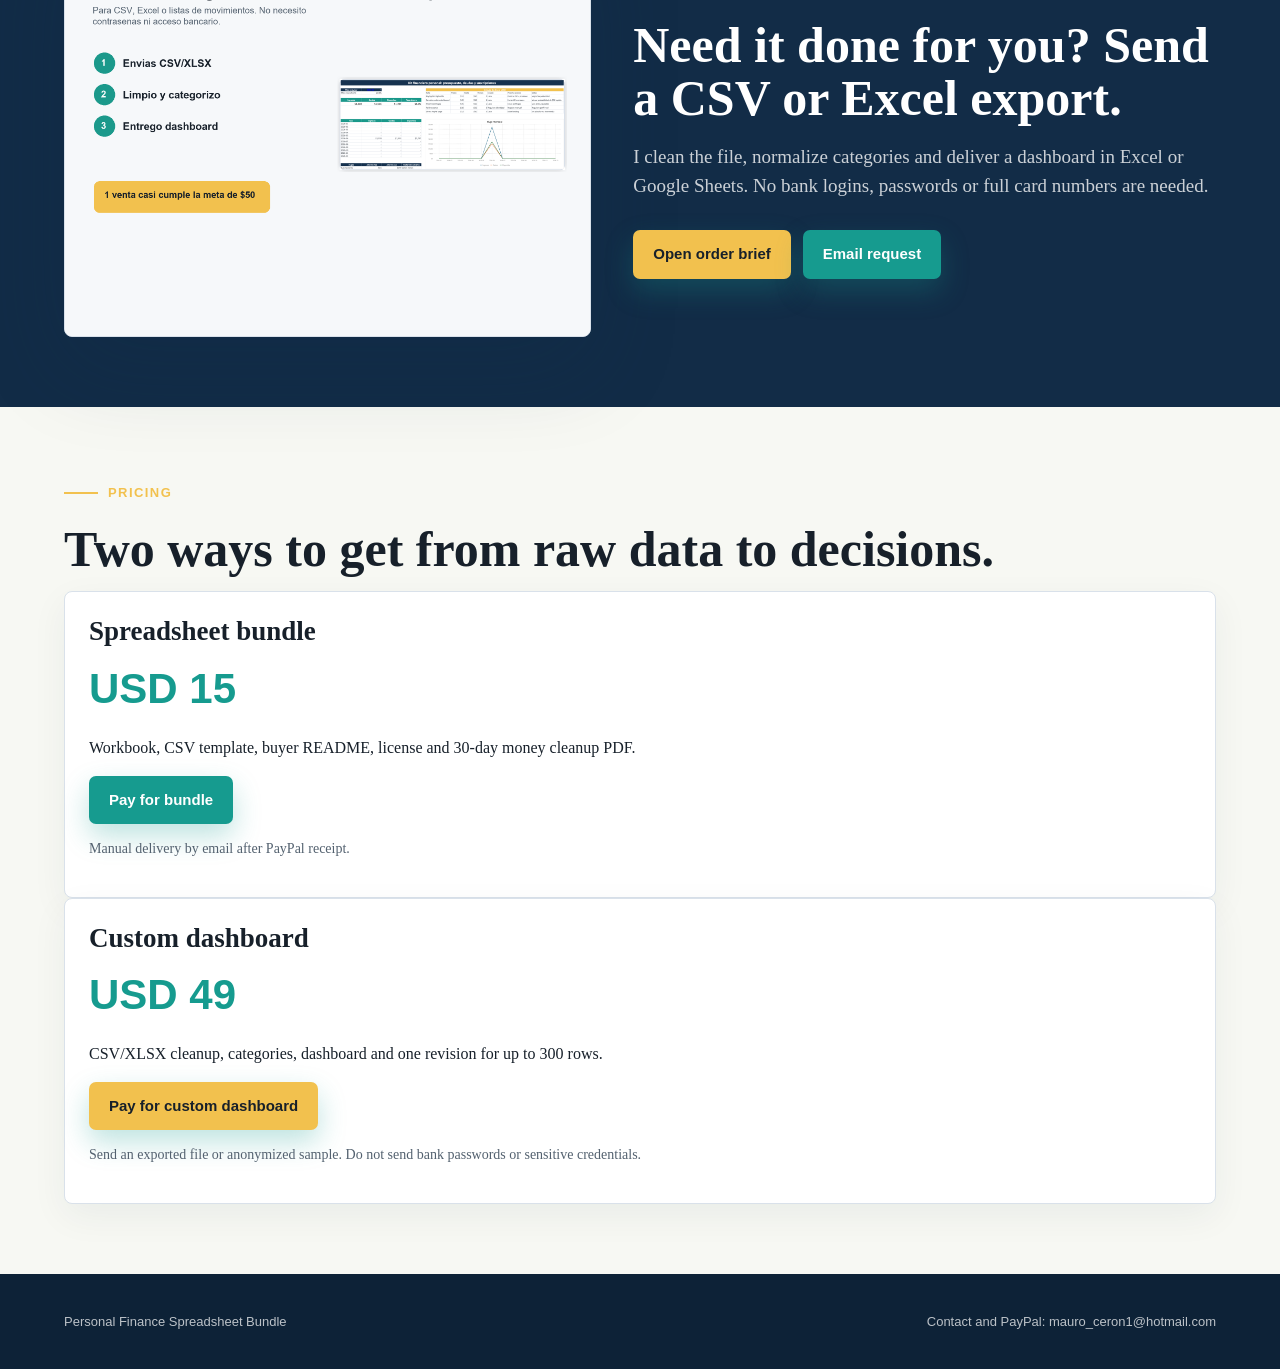
<file: en.html>
<!doctype html>
<html lang="en">
<head>
  <meta charset="utf-8">
  <meta name="viewport" content="width=device-width, initial-scale=1">
  <meta name="description" content="Personal finance spreadsheet bundle for budgeting, debt payoff, subscriptions and savings, with a free CSV expense analyzer.">
  <title>Personal Finance Spreadsheet Bundle</title>
  <link rel="canonical" href="https://mauroceron.github.io/kit-financiero-personal-bundle/en.html">
  <link rel="alternate" hreflang="es" href="https://mauroceron.github.io/kit-financiero-personal-bundle/">
  <link rel="alternate" hreflang="en" href="https://mauroceron.github.io/kit-financiero-personal-bundle/en.html">
  <meta property="og:locale" content="en_US">
  <meta property="og:type" content="website">
  <meta property="og:site_name" content="Personal Finance Spreadsheet Bundle">
  <meta property="og:title" content="Personal Finance Spreadsheet Bundle">
  <meta property="og:description" content="Budgeting, debt payoff, subscriptions and savings in Excel or Google Sheets. Try the free CSV analyzer first.">
  <meta property="og:url" content="https://mauroceron.github.io/kit-financiero-personal-bundle/en.html">
  <meta property="og:image" content="https://mauroceron.github.io/kit-financiero-personal-bundle/assets/01-portada-marketplace.png">
  <meta name="twitter:card" content="summary_large_image">
  <meta name="twitter:title" content="Personal Finance Spreadsheet Bundle">
  <meta name="twitter:description" content="A practical finance workbook plus free CSV analyzer and custom dashboard service.">
  <meta name="twitter:image" content="https://mauroceron.github.io/kit-financiero-personal-bundle/assets/01-portada-marketplace.png">
  <script type="application/ld+json">
  {
    "@context": "https://schema.org",
    "@graph": [
      {
        "@type": "Product",
        "name": "Personal Finance Spreadsheet Bundle",
        "image": "https://mauroceron.github.io/kit-financiero-personal-bundle/assets/01-portada-marketplace.png",
        "description": "Editable spreadsheet bundle for budgeting, debt payoff, subscription tracking and savings planning.",
        "brand": { "@type": "Brand", "name": "Kit Financiero Personal" },
        "offers": {
          "@type": "Offer",
          "price": "15.00",
          "priceCurrency": "USD",
          "availability": "https://schema.org/InStock",
          "url": "https://mauroceron.github.io/kit-financiero-personal-bundle/en.html#buy"
        }
      },
      {
        "@type": "Service",
        "name": "Custom finance dashboard",
        "description": "CSV or Excel cleanup and dashboard service for personal, freelance or small-business expenses.",
        "provider": { "@type": "Person", "email": "mauro_ceron1@hotmail.com" },
        "offers": {
          "@type": "Offer",
          "price": "49.00",
          "priceCurrency": "USD",
          "url": "https://mauroceron.github.io/kit-financiero-personal-bundle/custom-dashboard-order.html"
        }
      }
    ]
  }
  </script>
  <link rel="stylesheet" href="assets/site.css">
</head>
<body>
  <div class="topbar">
    <a class="brand" href="./">Kit Financiero Personal</a>
    <nav class="nav" aria-label="Main">
      <a href="./">ES</a>
      <a href="csv-expense-analyzer.html">Free analyzer</a>
      <a href="#bundle">Bundle</a>
      <a href="#custom">Custom</a>
      <a href="#buy">Buy</a>
    </nav>
  </div>

  <header class="page-hero">
    <div class="hero-inner narrow">
      <p class="eyebrow">Excel + Google Sheets</p>
      <h1>Personal Finance Spreadsheet Bundle</h1>
      <p class="hero-copy">A practical workbook for budgeting, debt payoff, subscriptions and monthly cash flow. Start with the free CSV analyzer, then upgrade to the full bundle or a custom dashboard.</p>
      <div class="actions">
        <a class="btn" href="csv-expense-analyzer.html">Try CSV analyzer</a>
        <a class="btn secondary" href="#buy">Buy bundle USD 15</a>
        <a class="btn" href="#custom">Custom dashboard</a>
      </div>
    </div>
  </header>

  <section id="bundle">
    <div class="section-inner split">
      <div>
        <p class="eyebrow">Spreadsheet product</p>
        <h2>Turn messy transactions into a monthly money view.</h2>
        <p class="lede">The bundle includes an editable workbook, a transaction CSV template and a 30-day money cleanup plan. It is useful for personal budgets, couples, freelancers and small businesses that are not ready for complex accounting software.</p>
        <div class="grid-3">
          <div class="card"><h3>Budget</h3><p class="notice">Monthly income, expenses, available cash and savings rate.</p></div>
          <div class="card"><h3>Debt</h3><p class="notice">Payment plan, estimated months and simple priority signals.</p></div>
          <div class="card"><h3>Recurring</h3><p class="notice">Recurring payments, renewal dates and potential savings.</p></div>
        </div>
      </div>
      <div class="showcase">
        <img src="assets/02-dashboard-mensual.png" alt="Personal finance spreadsheet dashboard preview">
      </div>
    </div>
  </section>

  <section id="custom" class="band">
    <div class="section-inner split">
      <div class="showcase">
        <img src="assets/05-servicio-custom-49.png" alt="Custom finance dashboard service preview">
      </div>
      <div>
        <p class="eyebrow">Higher-ticket service</p>
        <h2>Need it done for you? Send a CSV or Excel export.</h2>
        <p class="lede">I clean the file, normalize categories and deliver a dashboard in Excel or Google Sheets. No bank logins, passwords or full card numbers are needed.</p>
        <div class="actions">
          <a class="btn secondary" href="custom-dashboard-order.html">Open order brief</a>
          <a class="btn" href="mailto:mauro_ceron1@hotmail.com?subject=Custom%20finance%20dashboard%20request">Email request</a>
        </div>
      </div>
    </div>
  </section>

  <section id="buy">
    <div class="section-inner">
      <p class="eyebrow">Pricing</p>
      <h2>Two ways to get from raw data to decisions.</h2>
      <div class="pricing">
        <article class="offer">
          <h3>Spreadsheet bundle</h3>
          <div class="price">USD 15</div>
          <p>Workbook, CSV template, buyer README, license and 30-day money cleanup PDF.</p>
          <form action="https://www.paypal.com/cgi-bin/webscr" method="post" target="_blank">
            <input type="hidden" name="cmd" value="_xclick">
            <input type="hidden" name="business" value="mauro_ceron1@hotmail.com">
            <input type="hidden" name="item_name" value="Personal Finance Spreadsheet Bundle">
            <input type="hidden" name="amount" value="15.00">
            <input type="hidden" name="currency_code" value="USD">
            <input type="hidden" name="return" value="https://mauroceron.github.io/kit-financiero-personal-bundle/gracias.html">
            <input type="hidden" name="cancel_return" value="https://mauroceron.github.io/kit-financiero-personal-bundle/en.html">
            <button class="btn" type="submit">Pay for bundle</button>
          </form>
          <p class="notice">Manual delivery by email after PayPal receipt.</p>
        </article>

        <article class="offer">
          <h3>Custom dashboard</h3>
          <div class="price">USD 49</div>
          <p>CSV/XLSX cleanup, categories, dashboard and one revision for up to 300 rows.</p>
          <form action="https://www.paypal.com/cgi-bin/webscr" method="post" target="_blank">
            <input type="hidden" name="cmd" value="_xclick">
            <input type="hidden" name="business" value="mauro_ceron1@hotmail.com">
            <input type="hidden" name="item_name" value="Custom finance dashboard">
            <input type="hidden" name="amount" value="49.00">
            <input type="hidden" name="currency_code" value="USD">
            <input type="hidden" name="return" value="https://mauroceron.github.io/kit-financiero-personal-bundle/gracias.html">
            <input type="hidden" name="cancel_return" value="https://mauroceron.github.io/kit-financiero-personal-bundle/custom-dashboard-order.html">
            <button class="btn secondary" type="submit">Pay for custom dashboard</button>
          </form>
          <p class="notice">Send an exported file or anonymized sample. Do not send bank passwords or sensitive credentials.</p>
        </article>
      </div>
    </div>
  </section>

  <footer>
    <div class="section-inner">
      <span>Personal Finance Spreadsheet Bundle</span>
      <span>Contact and PayPal: mauro_ceron1@hotmail.com</span>
    </div>
  </footer>
</body>
</html>
</file>
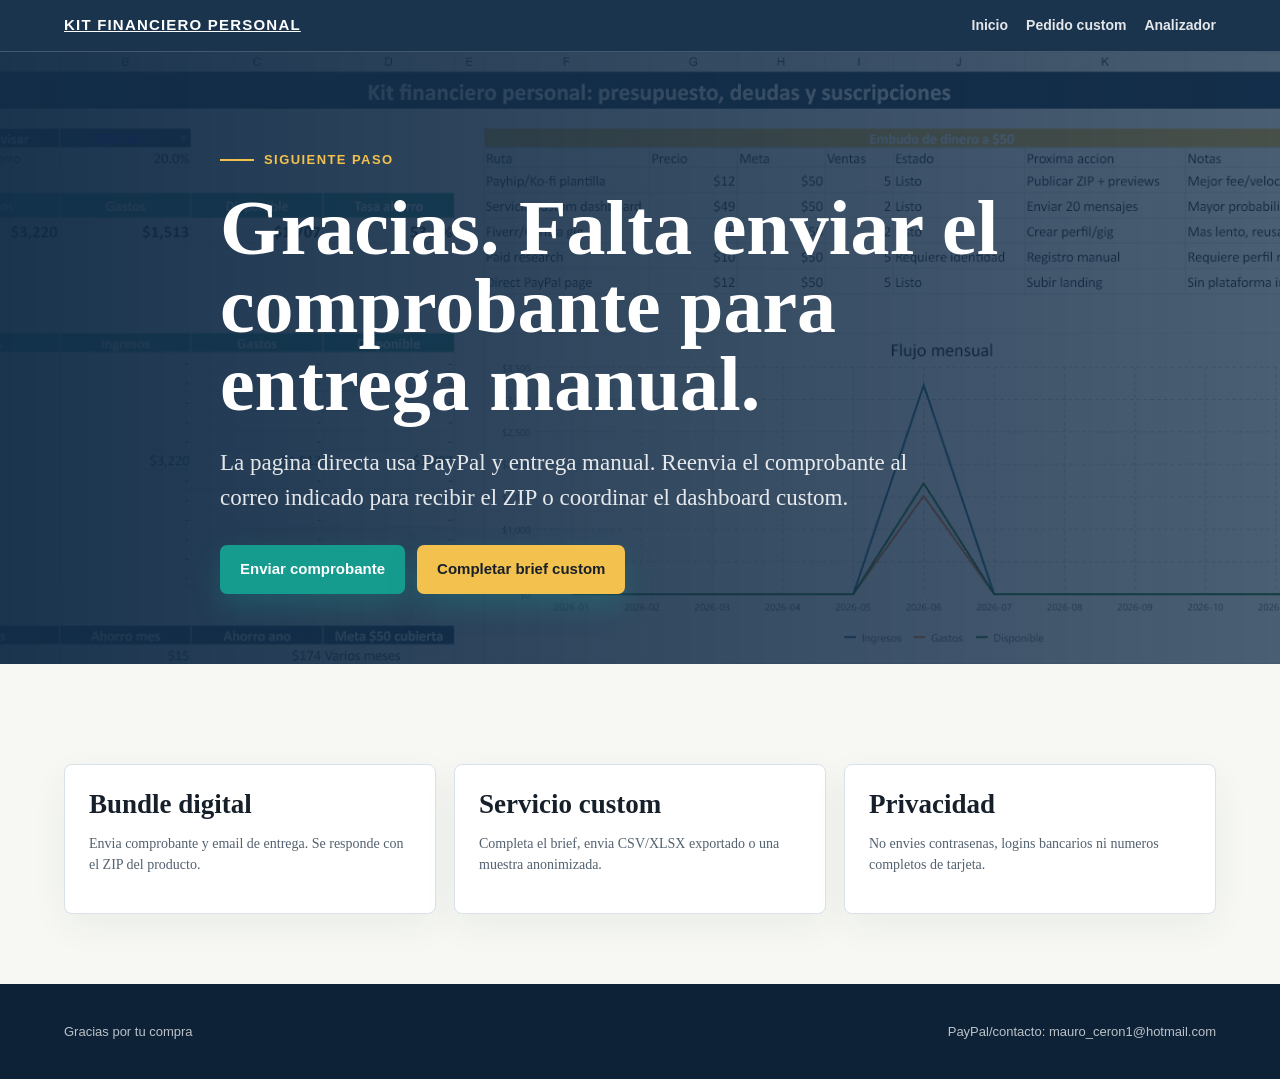
<file: gracias.html>
<!doctype html>
<html lang="es">
<head>
  <meta charset="utf-8">
  <meta name="viewport" content="width=device-width, initial-scale=1">
  <meta name="description" content="Gracias por tu compra del Kit Financiero Personal o dashboard custom.">
  <meta name="robots" content="noindex,follow">
  <title>Gracias por tu compra</title>
  <link rel="canonical" href="https://mauroceron.github.io/kit-financiero-personal-bundle/gracias.html">
  <link rel="stylesheet" href="assets/site.css">
</head>
<body>
  <div class="topbar">
    <a class="brand" href="./">Kit Financiero Personal</a>
    <nav class="nav" aria-label="Principal">
      <a href="./">Inicio</a>
      <a href="pedido-custom.html">Pedido custom</a>
      <a href="analizador-csv.html">Analizador</a>
    </nav>
  </div>

  <header class="page-hero">
    <div class="hero-inner narrow">
      <p class="eyebrow">Siguiente paso</p>
      <h1>Gracias. Falta enviar el comprobante para entrega manual.</h1>
      <p class="hero-copy">La pagina directa usa PayPal y entrega manual. Reenvia el comprobante al correo indicado para recibir el ZIP o coordinar el dashboard custom.</p>
      <div class="actions">
        <a class="btn" href="mailto:mauro_ceron1@hotmail.com?subject=Comprobante%20Kit%20Financiero%20Personal&body=Hola%2C%20adjunto%20o%20reenvio%20mi%20comprobante%20PayPal.%0A%0AProducto%20comprado%3A%20%0AEmail%20para%20entrega%3A%20%0ANotas%3A%20">Enviar comprobante</a>
        <a class="btn secondary" href="pedido-custom.html">Completar brief custom</a>
      </div>
    </div>
  </header>

  <section>
    <div class="section-inner grid-3">
      <div class="card"><h3>Bundle digital</h3><p class="notice">Envia comprobante y email de entrega. Se responde con el ZIP del producto.</p></div>
      <div class="card"><h3>Servicio custom</h3><p class="notice">Completa el brief, envia CSV/XLSX exportado o una muestra anonimizada.</p></div>
      <div class="card"><h3>Privacidad</h3><p class="notice">No envies contrasenas, logins bancarios ni numeros completos de tarjeta.</p></div>
    </div>
  </section>

  <footer>
    <div class="section-inner">
      <span>Gracias por tu compra</span>
      <span>PayPal/contacto: mauro_ceron1@hotmail.com</span>
    </div>
  </footer>
</body>
</html>
</file>
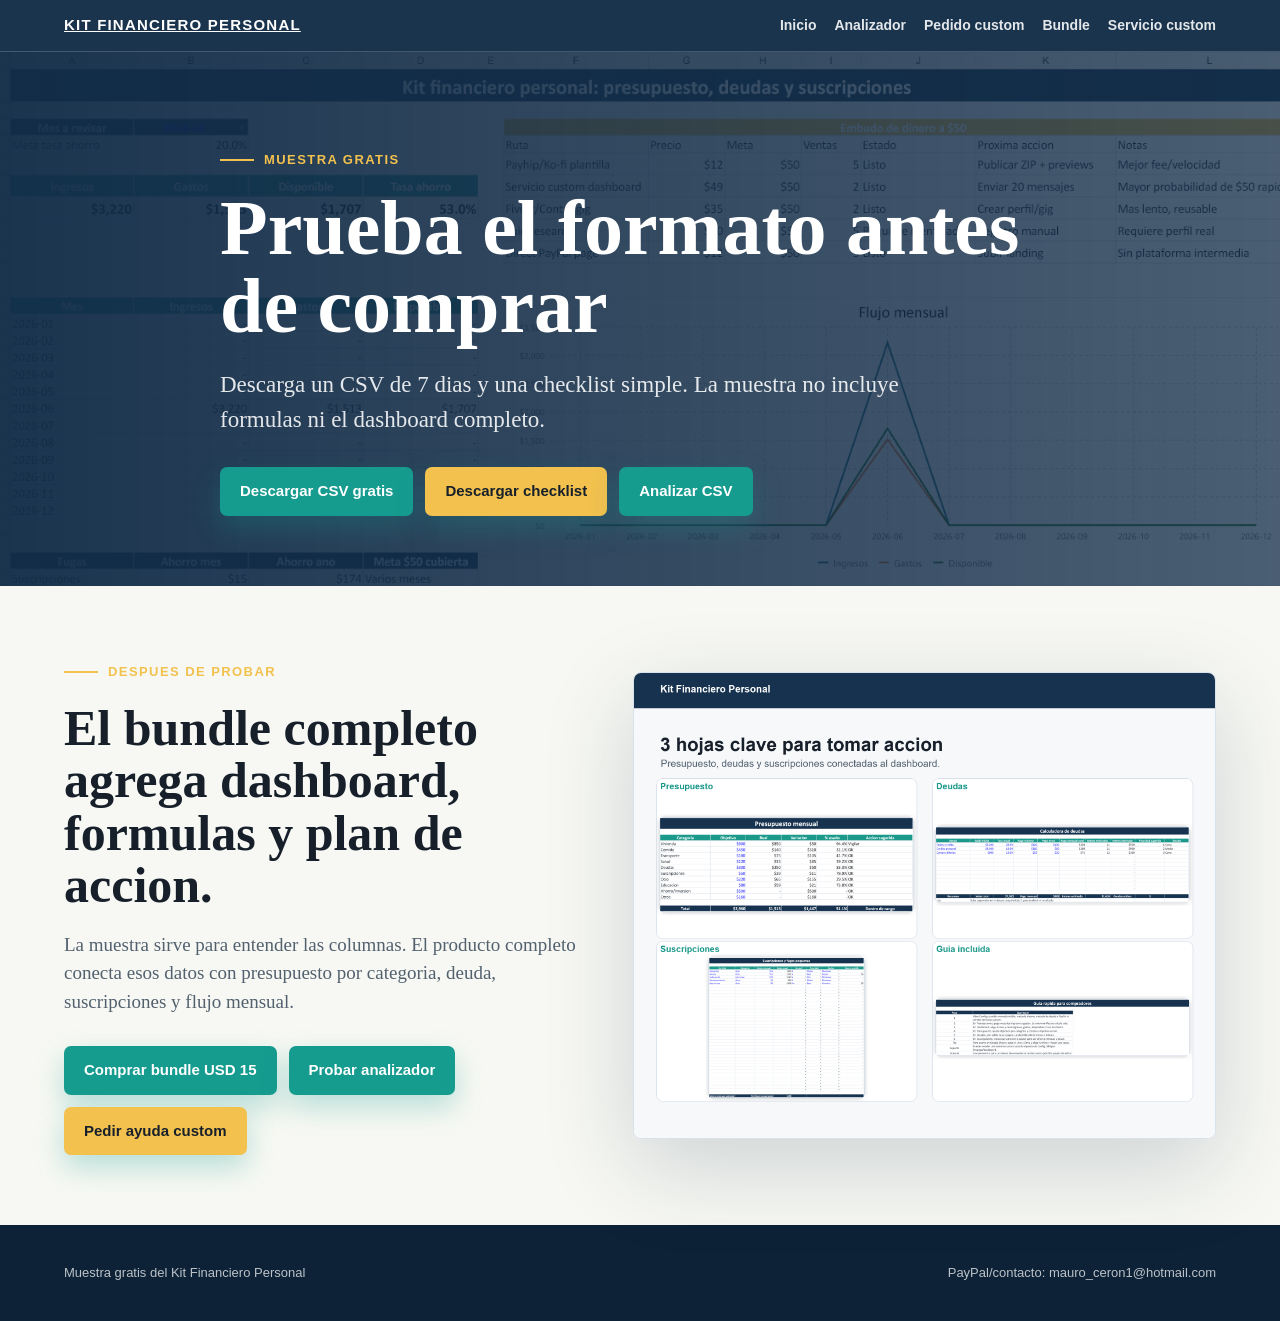
<file: muestra-gratis.html>
<!doctype html>
<html lang="es">
<head>
  <meta charset="utf-8">
  <meta name="viewport" content="width=device-width, initial-scale=1">
  <meta name="description" content="Descarga una muestra gratis de presupuesto de 7 dias y checklist para ordenar gastos antes de comprar el bundle completo.">
  <title>Muestra Gratis de Presupuesto Personal</title>
  <link rel="canonical" href="https://mauroceron.github.io/kit-financiero-personal-bundle/muestra-gratis.html">
  <meta property="og:locale" content="es_CO">
  <meta property="og:type" content="website">
  <meta property="og:site_name" content="Kit Financiero Personal">
  <meta property="og:title" content="Muestra gratis de presupuesto personal">
  <meta property="og:description" content="Descarga un CSV de 7 dias y checklist para probar el formato antes de comprar el bundle completo.">
  <meta property="og:url" content="https://mauroceron.github.io/kit-financiero-personal-bundle/muestra-gratis.html">
  <meta property="og:image" content="https://mauroceron.github.io/kit-financiero-personal-bundle/assets/03-hojas-clave.png">
  <meta name="twitter:card" content="summary_large_image">
  <meta name="twitter:title" content="Muestra gratis de presupuesto personal">
  <meta name="twitter:description" content="CSV gratuito y checklist para ordenar gastos.">
  <meta name="twitter:image" content="https://mauroceron.github.io/kit-financiero-personal-bundle/assets/03-hojas-clave.png">
  <script type="application/ld+json">
  {
    "@context": "https://schema.org",
    "@type": "CreativeWork",
    "name": "Muestra gratis de presupuesto personal",
    "url": "https://mauroceron.github.io/kit-financiero-personal-bundle/muestra-gratis.html",
    "description": "CSV de 7 dias y checklist para probar el formato del Kit Financiero Personal.",
    "isAccessibleForFree": true
  }
  </script>
  <link rel="stylesheet" href="assets/site.css">
</head>
<body>
  <div class="topbar">
    <a class="brand" href="./">Kit Financiero Personal</a>
    <nav class="nav" aria-label="Principal">
      <a href="./">Inicio</a>
      <a href="analizador-csv.html">Analizador</a>
      <a href="pedido-custom.html">Pedido custom</a>
      <a href="presupuesto-personal-excel.html">Bundle</a>
      <a href="servicio-dashboard-financiero.html">Servicio custom</a>
    </nav>
  </div>

  <header class="page-hero">
    <div class="hero-inner narrow">
      <p class="eyebrow">Muestra gratis</p>
      <h1>Prueba el formato antes de comprar</h1>
      <p class="hero-copy">Descarga un CSV de 7 dias y una checklist simple. La muestra no incluye formulas ni el dashboard completo.</p>
      <div class="actions">
        <a class="btn" href="assets/muestra-presupuesto-7-dias.csv" download>Descargar CSV gratis</a>
        <a class="btn secondary" href="assets/checklist-ordenar-dinero.txt" download>Descargar checklist</a>
        <a class="btn" href="analizador-csv.html">Analizar CSV</a>
      </div>
    </div>
  </header>

  <section>
    <div class="section-inner split">
      <div>
        <p class="eyebrow">Despues de probar</p>
        <h2>El bundle completo agrega dashboard, formulas y plan de accion.</h2>
        <p class="lede">La muestra sirve para entender las columnas. El producto completo conecta esos datos con presupuesto por categoria, deuda, suscripciones y flujo mensual.</p>
        <div class="actions">
          <a class="btn" href="./#comprar">Comprar bundle USD 15</a>
          <a class="btn" href="analizador-csv.html">Probar analizador</a>
          <a class="btn secondary" href="pedido-custom.html">Pedir ayuda custom</a>
        </div>
      </div>
      <div class="showcase">
        <img src="assets/03-hojas-clave.png" alt="Preview de hojas del kit financiero">
      </div>
    </div>
  </section>

  <footer>
    <div class="section-inner">
      <span>Muestra gratis del Kit Financiero Personal</span>
      <span>PayPal/contacto: mauro_ceron1@hotmail.com</span>
    </div>
  </footer>
</body>
</html>
</file>
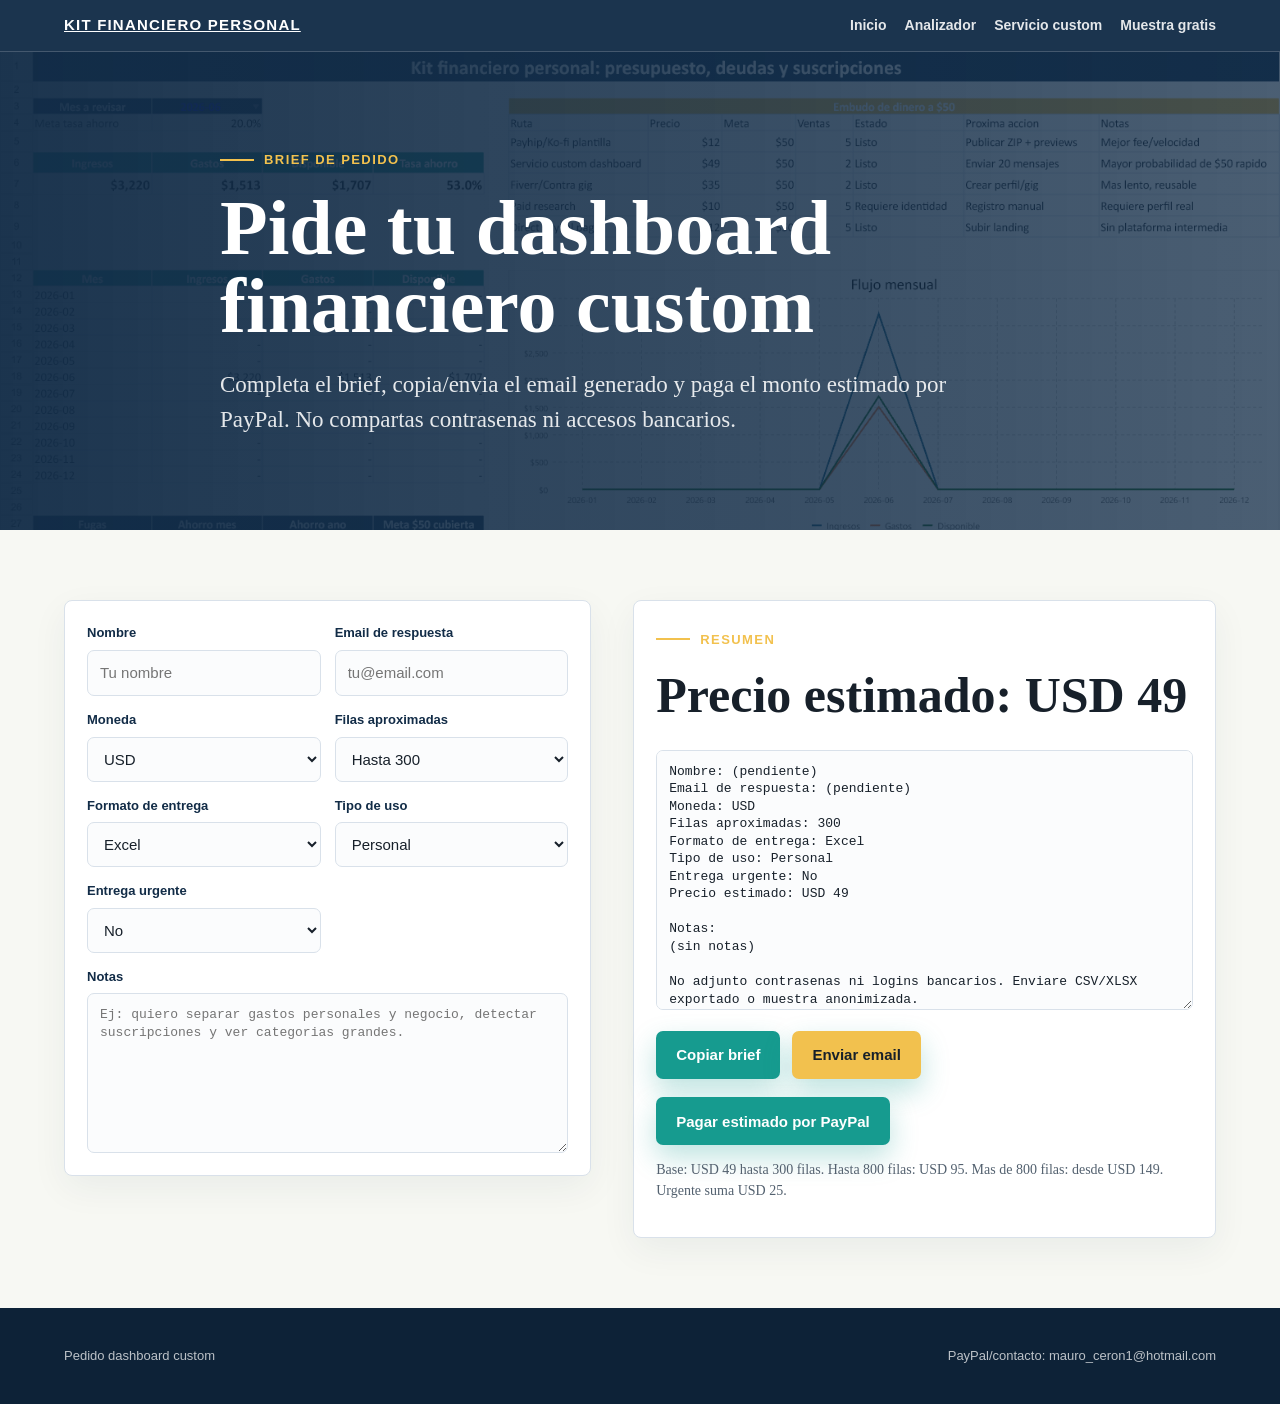
<file: pedido-custom.html>
<!doctype html>
<html lang="es">
<head>
  <meta charset="utf-8">
  <meta name="viewport" content="width=device-width, initial-scale=1">
  <meta name="description" content="Formulario de brief para pedir un dashboard financiero custom en Excel o Google Sheets.">
  <title>Pedido Dashboard Custom</title>
  <link rel="canonical" href="https://mauroceron.github.io/kit-financiero-personal-bundle/pedido-custom.html">
  <meta property="og:locale" content="es_CO">
  <meta property="og:type" content="website">
  <meta property="og:site_name" content="Kit Financiero Personal">
  <meta property="og:title" content="Pide un dashboard financiero custom">
  <meta property="og:description" content="Brief rapido para convertir tu CSV o Excel de gastos en un dashboard personalizado desde USD 49.">
  <meta property="og:url" content="https://mauroceron.github.io/kit-financiero-personal-bundle/pedido-custom.html">
  <meta property="og:image" content="https://mauroceron.github.io/kit-financiero-personal-bundle/assets/05-servicio-custom-49.png">
  <meta name="twitter:card" content="summary_large_image">
  <meta name="twitter:title" content="Pide un dashboard financiero custom">
  <meta name="twitter:description" content="Completa un brief, calcula precio estimado y paga por PayPal.">
  <meta name="twitter:image" content="https://mauroceron.github.io/kit-financiero-personal-bundle/assets/05-servicio-custom-49.png">
  <script type="application/ld+json">
  {
    "@context": "https://schema.org",
    "@type": "Service",
    "name": "Dashboard financiero custom",
    "description": "Servicio para limpiar un CSV o Excel de gastos y entregarlo como dashboard financiero en Excel o Google Sheets.",
    "provider": { "@type": "Person", "email": "mauro_ceron1@hotmail.com" },
    "areaServed": "Online",
    "offers": {
      "@type": "Offer",
      "price": "49.00",
      "priceCurrency": "USD",
      "url": "https://mauroceron.github.io/kit-financiero-personal-bundle/pedido-custom.html"
    }
  }
  </script>
  <link rel="stylesheet" href="assets/site.css">
</head>
<body>
  <div class="topbar">
    <a class="brand" href="./">Kit Financiero Personal</a>
    <nav class="nav" aria-label="Principal">
      <a href="./">Inicio</a>
      <a href="analizador-csv.html">Analizador</a>
      <a href="servicio-dashboard-financiero.html">Servicio custom</a>
      <a href="muestra-gratis.html">Muestra gratis</a>
    </nav>
  </div>

  <header class="page-hero">
    <div class="hero-inner narrow">
      <p class="eyebrow">Brief de pedido</p>
      <h1>Pide tu dashboard financiero custom</h1>
      <p class="hero-copy">Completa el brief, copia/envia el email generado y paga el monto estimado por PayPal. No compartas contrasenas ni accesos bancarios.</p>
    </div>
  </header>

  <section>
    <div class="section-inner split tool-layout">
      <form class="tool-card order-form">
        <label>Nombre
          <input data-order-field name="name" type="text" placeholder="Tu nombre">
        </label>
        <label>Email de respuesta
          <input data-order-field name="email" type="email" placeholder="tu@email.com">
        </label>
        <label>Moneda
          <select data-order-field name="currency">
            <option>USD</option>
            <option>COP</option>
            <option>EUR</option>
            <option>MXN</option>
            <option>Otra</option>
          </select>
        </label>
        <label>Filas aproximadas
          <select data-order-field name="rows">
            <option value="100">Hasta 100</option>
            <option value="300" selected>Hasta 300</option>
            <option value="800">Hasta 800</option>
            <option value="1200">Mas de 800</option>
          </select>
        </label>
        <label>Formato de entrega
          <select data-order-field name="format">
            <option>Excel</option>
            <option>Google Sheets</option>
            <option>Ambos</option>
          </select>
        </label>
        <label>Tipo de uso
          <select data-order-field name="useCase">
            <option>Personal</option>
            <option>Pareja/familia</option>
            <option>Freelancer</option>
            <option>Pequeno negocio</option>
          </select>
        </label>
        <label>Entrega urgente
          <select data-order-field name="rush">
            <option>No</option>
            <option>Si</option>
          </select>
        </label>
        <label>Notas
          <textarea data-order-field name="notes" rows="5" placeholder="Ej: quiero separar gastos personales y negocio, detectar suscripciones y ver categorias grandes."></textarea>
        </label>
      </form>

      <div class="tool-results">
        <p class="eyebrow">Resumen</p>
        <h2>Precio estimado: <span data-estimated-price>USD 49</span></h2>
        <textarea data-brief-output class="brief-output" readonly></textarea>
        <div class="actions compact">
          <button class="btn" type="button" data-copy-brief>Copiar brief</button>
          <a class="btn secondary" data-mailto href="mailto:mauro_ceron1@hotmail.com">Enviar email</a>
        </div>
        <form class="pay-inline" action="https://www.paypal.com/cgi-bin/webscr" method="post" target="_blank">
          <input type="hidden" name="cmd" value="_xclick">
          <input type="hidden" name="business" value="mauro_ceron1@hotmail.com">
          <input type="hidden" name="item_name" value="Dashboard financiero custom">
          <input type="hidden" name="amount" value="49.00" data-paypal-amount>
          <input type="hidden" name="currency_code" value="USD">
          <input type="hidden" name="return" value="https://mauroceron.github.io/kit-financiero-personal-bundle/gracias.html">
          <input type="hidden" name="cancel_return" value="https://mauroceron.github.io/kit-financiero-personal-bundle/pedido-custom.html">
          <button class="btn" type="submit">Pagar estimado por PayPal</button>
        </form>
        <p class="notice">Base: USD 49 hasta 300 filas. Hasta 800 filas: USD 95. Mas de 800 filas: desde USD 149. Urgente suma USD 25.</p>
      </div>
    </div>
  </section>

  <footer>
    <div class="section-inner">
      <span>Pedido dashboard custom</span>
      <span>PayPal/contacto: mauro_ceron1@hotmail.com</span>
    </div>
  </footer>

  <script src="assets/order.js"></script>
</body>
</html>
</file>
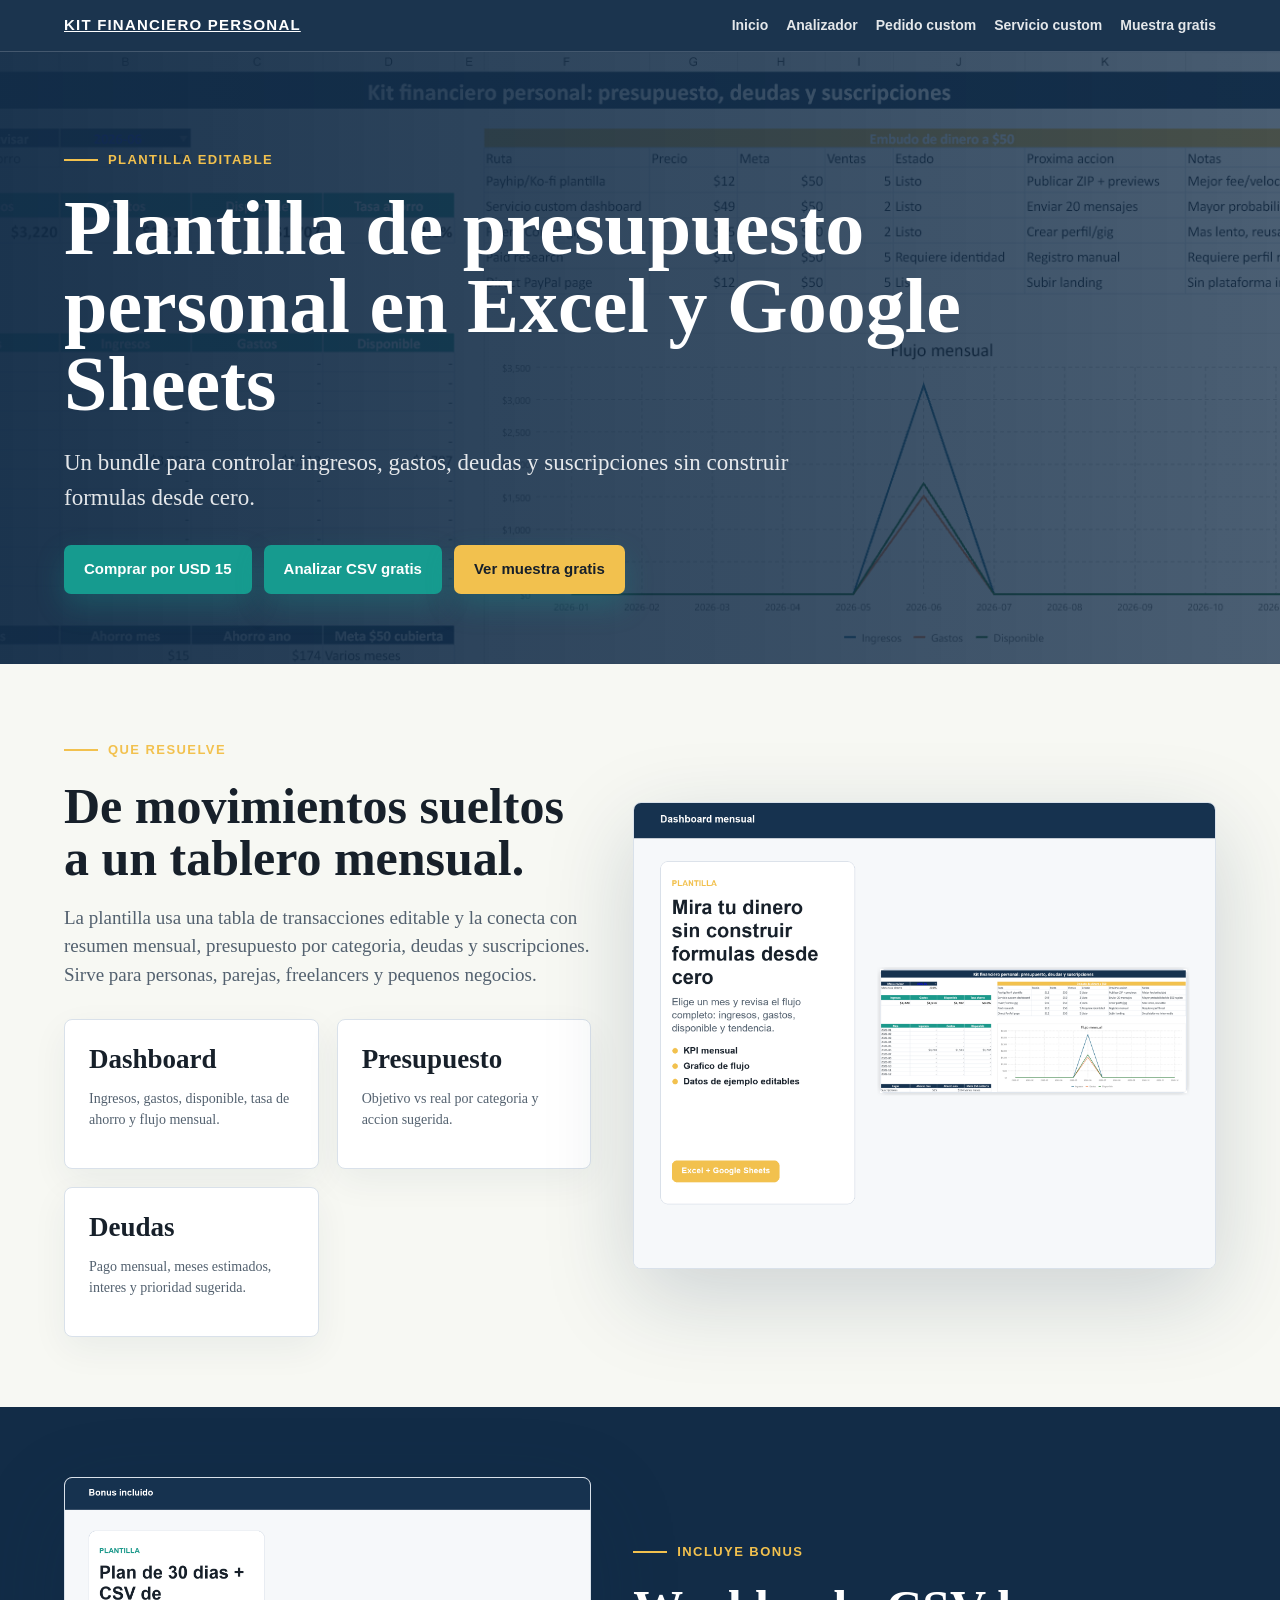
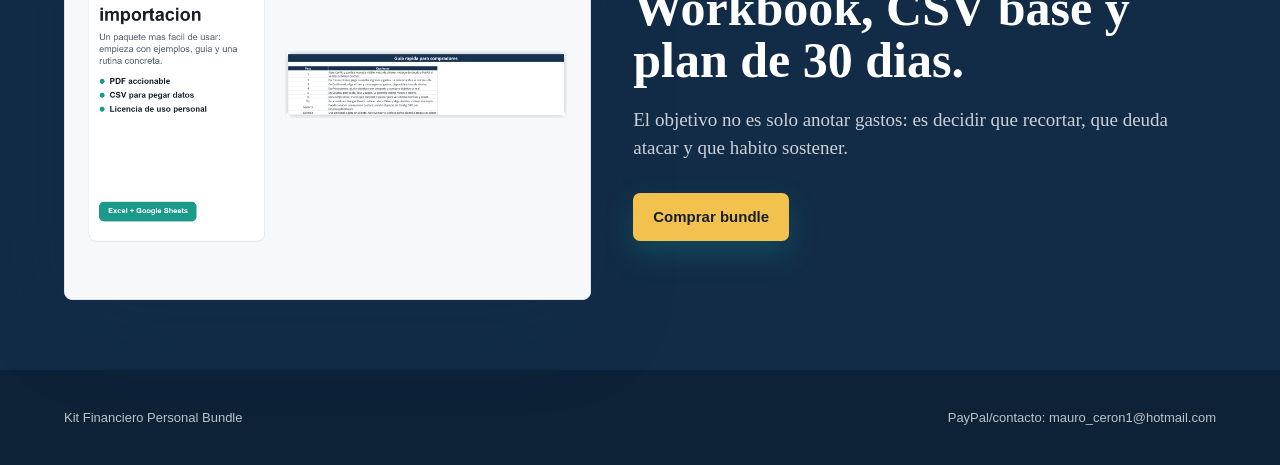
<file: presupuesto-personal-excel.html>
<!doctype html>
<html lang="es">
<head>
  <meta charset="utf-8">
  <meta name="viewport" content="width=device-width, initial-scale=1">
  <meta name="description" content="Plantilla de presupuesto personal en Excel y Google Sheets con dashboard, deudas, suscripciones, CSV base y plan de 30 dias.">
  <title>Plantilla de Presupuesto Personal Excel y Google Sheets</title>
  <link rel="canonical" href="https://mauroceron.github.io/kit-financiero-personal-bundle/presupuesto-personal-excel.html">
  <meta property="og:locale" content="es_CO">
  <meta property="og:type" content="product">
  <meta property="og:site_name" content="Kit Financiero Personal">
  <meta property="og:title" content="Plantilla de presupuesto personal en Excel y Google Sheets">
  <meta property="og:description" content="Workbook editable con dashboard, presupuesto, deudas, suscripciones, CSV base y plan de 30 dias.">
  <meta property="og:url" content="https://mauroceron.github.io/kit-financiero-personal-bundle/presupuesto-personal-excel.html">
  <meta property="og:image" content="https://mauroceron.github.io/kit-financiero-personal-bundle/assets/02-dashboard-mensual.png">
  <meta name="twitter:card" content="summary_large_image">
  <meta name="twitter:title" content="Plantilla de presupuesto personal en Excel y Google Sheets">
  <meta name="twitter:description" content="Bundle digital para ordenar ingresos, gastos, deudas y suscripciones.">
  <meta name="twitter:image" content="https://mauroceron.github.io/kit-financiero-personal-bundle/assets/02-dashboard-mensual.png">
  <script type="application/ld+json">
  {
    "@context": "https://schema.org",
    "@type": "Product",
    "name": "Plantilla de presupuesto personal en Excel y Google Sheets",
    "image": "https://mauroceron.github.io/kit-financiero-personal-bundle/assets/02-dashboard-mensual.png",
    "description": "Plantilla editable para presupuesto personal, deudas, suscripciones y ahorro.",
    "brand": { "@type": "Brand", "name": "Kit Financiero Personal" },
    "offers": {
      "@type": "Offer",
      "price": "15.00",
      "priceCurrency": "USD",
      "availability": "https://schema.org/InStock",
      "url": "https://mauroceron.github.io/kit-financiero-personal-bundle/#comprar"
    }
  }
  </script>
  <link rel="stylesheet" href="assets/site.css">
</head>
<body>
  <div class="topbar">
    <a class="brand" href="./">Kit Financiero Personal</a>
    <nav class="nav" aria-label="Principal">
      <a href="./">Inicio</a>
      <a href="analizador-csv.html">Analizador</a>
      <a href="pedido-custom.html">Pedido custom</a>
      <a href="servicio-dashboard-financiero.html">Servicio custom</a>
      <a href="muestra-gratis.html">Muestra gratis</a>
    </nav>
  </div>

  <header class="page-hero">
    <div class="hero-inner">
      <p class="eyebrow">Plantilla editable</p>
      <h1>Plantilla de presupuesto personal en Excel y Google Sheets</h1>
      <p class="hero-copy">Un bundle para controlar ingresos, gastos, deudas y suscripciones sin construir formulas desde cero.</p>
      <div class="actions">
        <a class="btn" href="./#comprar">Comprar por USD 15</a>
        <a class="btn" href="analizador-csv.html">Analizar CSV gratis</a>
        <a class="btn secondary" href="muestra-gratis.html">Ver muestra gratis</a>
      </div>
    </div>
  </header>

  <section>
    <div class="section-inner split">
      <div>
        <p class="eyebrow">Que resuelve</p>
        <h2>De movimientos sueltos a un tablero mensual.</h2>
        <p class="lede">La plantilla usa una tabla de transacciones editable y la conecta con resumen mensual, presupuesto por categoria, deudas y suscripciones. Sirve para personas, parejas, freelancers y pequenos negocios.</p>
        <div class="grid-3">
          <div class="card"><h3>Dashboard</h3><p class="notice">Ingresos, gastos, disponible, tasa de ahorro y flujo mensual.</p></div>
          <div class="card"><h3>Presupuesto</h3><p class="notice">Objetivo vs real por categoria y accion sugerida.</p></div>
          <div class="card"><h3>Deudas</h3><p class="notice">Pago mensual, meses estimados, interes y prioridad sugerida.</p></div>
        </div>
      </div>
      <div class="showcase">
        <img src="assets/02-dashboard-mensual.png" alt="Dashboard de presupuesto personal en Excel">
      </div>
    </div>
  </section>

  <section class="band">
    <div class="section-inner split">
      <div class="showcase"><img src="assets/04-bono-incluido.png" alt="Bono incluido con plan de 30 dias"></div>
      <div>
        <p class="eyebrow">Incluye bonus</p>
        <h2>Workbook, CSV base y plan de 30 dias.</h2>
        <p class="lede">El objetivo no es solo anotar gastos: es decidir que recortar, que deuda atacar y que habito sostener.</p>
        <div class="actions">
          <a class="btn secondary" href="./#comprar">Comprar bundle</a>
        </div>
      </div>
    </div>
  </section>

  <footer>
    <div class="section-inner">
      <span>Kit Financiero Personal Bundle</span>
      <span>PayPal/contacto: mauro_ceron1@hotmail.com</span>
    </div>
  </footer>
</body>
</html>
</file>
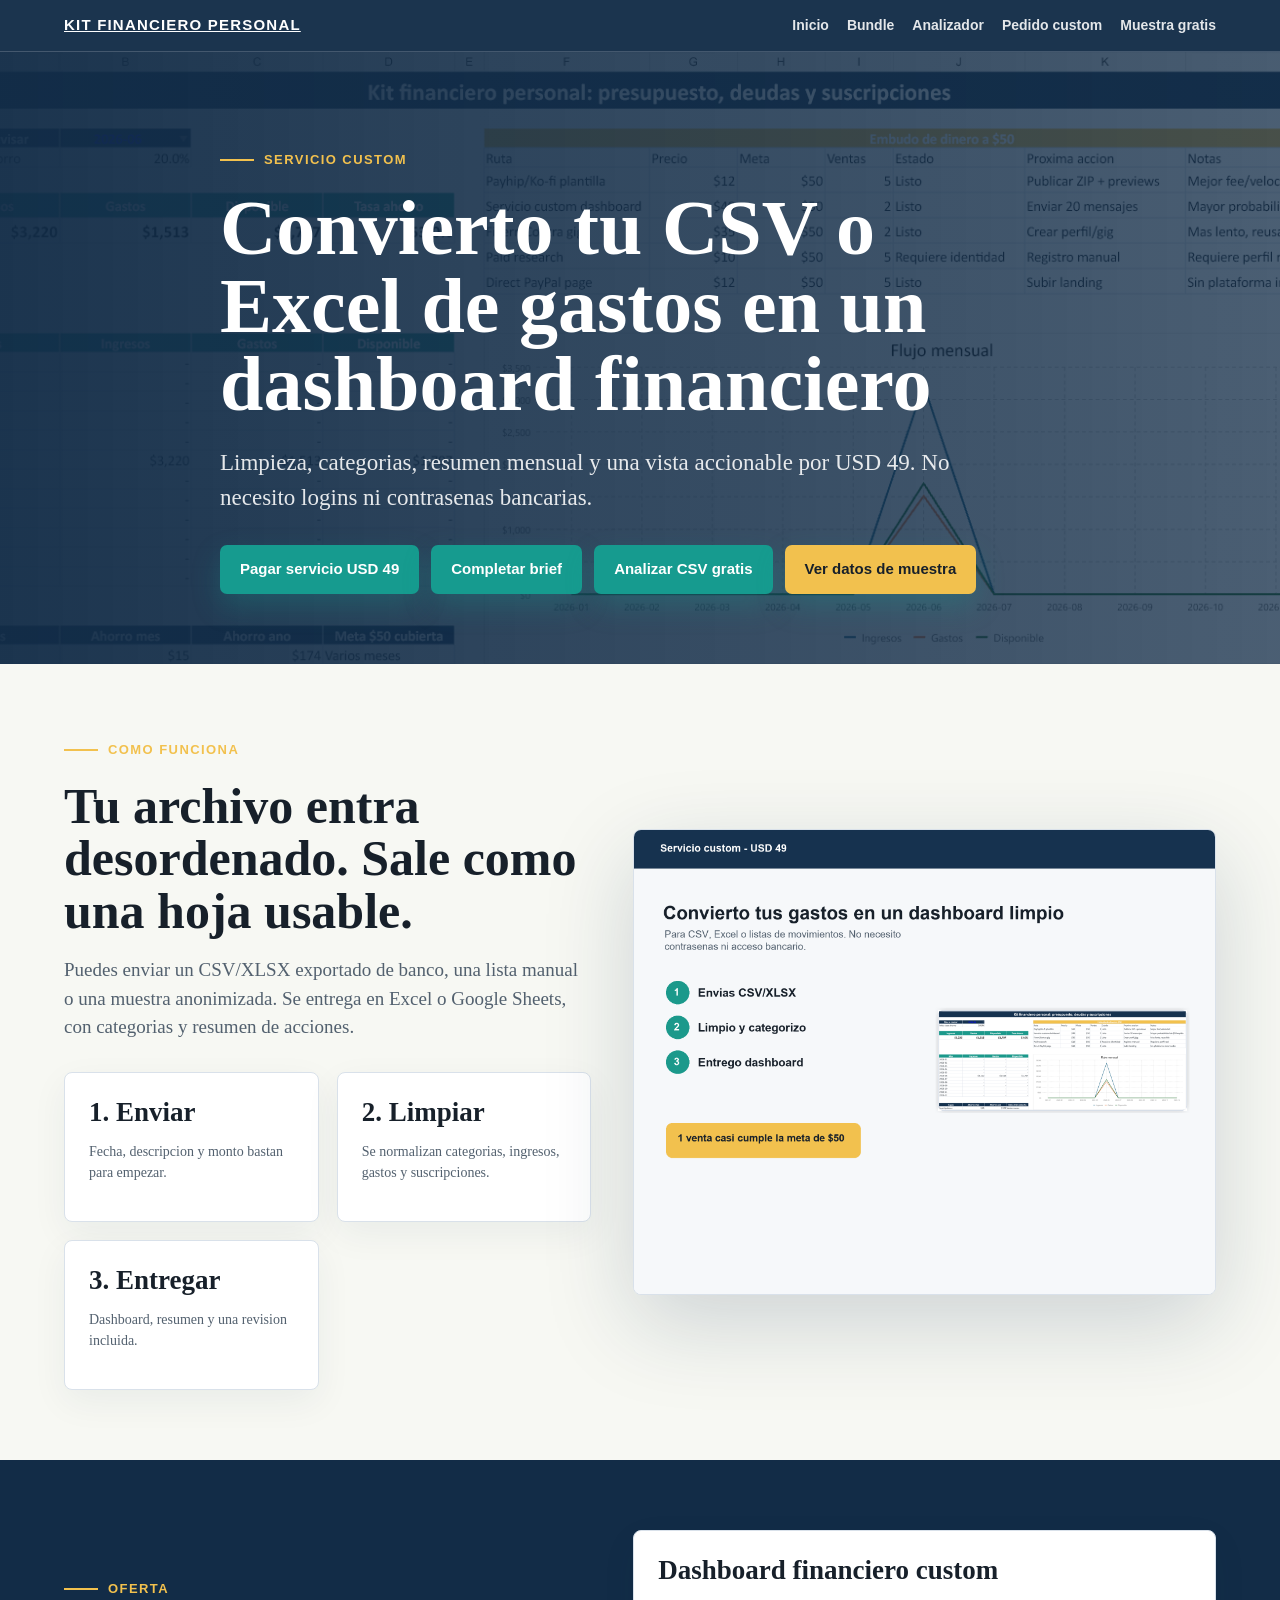
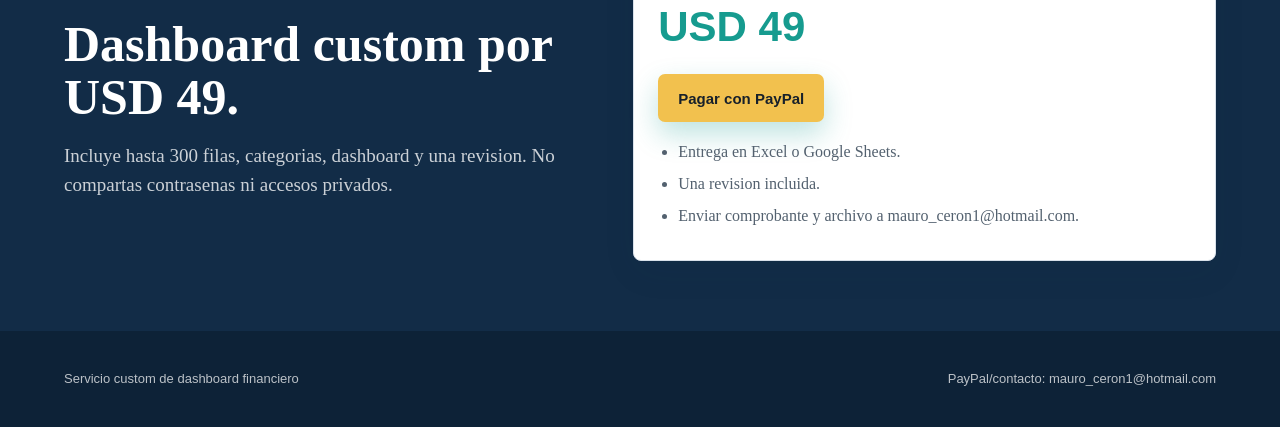
<file: servicio-dashboard-financiero.html>
<!doctype html>
<html lang="es">
<head>
  <meta charset="utf-8">
  <meta name="viewport" content="width=device-width, initial-scale=1">
  <meta name="description" content="Servicio custom para convertir un CSV o Excel de gastos en un dashboard financiero limpio por USD 49.">
  <title>Servicio Custom de Dashboard Financiero en Excel</title>
  <link rel="canonical" href="https://mauroceron.github.io/kit-financiero-personal-bundle/servicio-dashboard-financiero.html">
  <meta property="og:locale" content="es_CO">
  <meta property="og:type" content="website">
  <meta property="og:site_name" content="Kit Financiero Personal">
  <meta property="og:title" content="Servicio custom de dashboard financiero en Excel">
  <meta property="og:description" content="Convierto un CSV o Excel de gastos en un dashboard financiero limpio desde USD 49.">
  <meta property="og:url" content="https://mauroceron.github.io/kit-financiero-personal-bundle/servicio-dashboard-financiero.html">
  <meta property="og:image" content="https://mauroceron.github.io/kit-financiero-personal-bundle/assets/05-servicio-custom-49.png">
  <meta name="twitter:card" content="summary_large_image">
  <meta name="twitter:title" content="Servicio custom de dashboard financiero en Excel">
  <meta name="twitter:description" content="Limpieza, categorias y dashboard a partir de tu CSV o Excel de gastos.">
  <meta name="twitter:image" content="https://mauroceron.github.io/kit-financiero-personal-bundle/assets/05-servicio-custom-49.png">
  <script type="application/ld+json">
  {
    "@context": "https://schema.org",
    "@type": "Service",
    "name": "Servicio custom de dashboard financiero",
    "description": "Servicio para convertir un CSV o Excel de gastos en un dashboard financiero en Excel o Google Sheets.",
    "provider": { "@type": "Person", "email": "mauro_ceron1@hotmail.com" },
    "areaServed": "Online",
    "offers": {
      "@type": "Offer",
      "price": "49.00",
      "priceCurrency": "USD",
      "url": "https://mauroceron.github.io/kit-financiero-personal-bundle/servicio-dashboard-financiero.html"
    }
  }
  </script>
  <link rel="stylesheet" href="assets/site.css">
</head>
<body>
  <div class="topbar">
    <a class="brand" href="./">Kit Financiero Personal</a>
    <nav class="nav" aria-label="Principal">
      <a href="./">Inicio</a>
      <a href="presupuesto-personal-excel.html">Bundle</a>
      <a href="analizador-csv.html">Analizador</a>
      <a href="pedido-custom.html">Pedido custom</a>
      <a href="muestra-gratis.html">Muestra gratis</a>
    </nav>
  </div>

  <header class="page-hero">
    <div class="hero-inner narrow">
      <p class="eyebrow">Servicio custom</p>
      <h1>Convierto tu CSV o Excel de gastos en un dashboard financiero</h1>
      <p class="hero-copy">Limpieza, categorias, resumen mensual y una vista accionable por USD 49. No necesito logins ni contrasenas bancarias.</p>
      <div class="actions">
        <a class="btn" href="#pagar">Pagar servicio USD 49</a>
        <a class="btn" href="pedido-custom.html">Completar brief</a>
        <a class="btn" href="analizador-csv.html">Analizar CSV gratis</a>
        <a class="btn secondary" href="muestra-gratis.html">Ver datos de muestra</a>
      </div>
    </div>
  </header>

  <section>
    <div class="section-inner split">
      <div>
        <p class="eyebrow">Como funciona</p>
        <h2>Tu archivo entra desordenado. Sale como una hoja usable.</h2>
        <p class="lede">Puedes enviar un CSV/XLSX exportado de banco, una lista manual o una muestra anonimizada. Se entrega en Excel o Google Sheets, con categorias y resumen de acciones.</p>
        <div class="grid-3">
          <div class="card"><h3>1. Enviar</h3><p class="notice">Fecha, descripcion y monto bastan para empezar.</p></div>
          <div class="card"><h3>2. Limpiar</h3><p class="notice">Se normalizan categorias, ingresos, gastos y suscripciones.</p></div>
          <div class="card"><h3>3. Entregar</h3><p class="notice">Dashboard, resumen y una revision incluida.</p></div>
        </div>
      </div>
      <div class="showcase">
        <img src="assets/05-servicio-custom-49.png" alt="Servicio de dashboard financiero custom por USD 49">
      </div>
    </div>
  </section>

  <section id="pagar" class="band">
    <div class="section-inner split">
      <div>
        <p class="eyebrow">Oferta</p>
        <h2>Dashboard custom por USD 49.</h2>
        <p class="lede">Incluye hasta 300 filas, categorias, dashboard y una revision. No compartas contrasenas ni accesos privados.</p>
      </div>
      <article class="offer">
        <h3>Dashboard financiero custom</h3>
        <div class="price">USD 49</div>
        <form action="https://www.paypal.com/cgi-bin/webscr" method="post" target="_blank">
          <input type="hidden" name="cmd" value="_xclick">
          <input type="hidden" name="business" value="mauro_ceron1@hotmail.com">
          <input type="hidden" name="item_name" value="Dashboard financiero custom">
          <input type="hidden" name="amount" value="49.00">
          <input type="hidden" name="currency_code" value="USD">
          <input type="hidden" name="return" value="https://mauroceron.github.io/kit-financiero-personal-bundle/gracias.html">
          <input type="hidden" name="cancel_return" value="https://mauroceron.github.io/kit-financiero-personal-bundle/pedido-custom.html">
          <button class="btn secondary" type="submit">Pagar con PayPal</button>
        </form>
        <ul class="list">
          <li>Entrega en Excel o Google Sheets.</li>
          <li>Una revision incluida.</li>
          <li>Enviar comprobante y archivo a mauro_ceron1@hotmail.com.</li>
        </ul>
      </article>
    </div>
  </section>

  <footer>
    <div class="section-inner">
      <span>Servicio custom de dashboard financiero</span>
      <span>PayPal/contacto: mauro_ceron1@hotmail.com</span>
    </div>
  </footer>
</body>
</html>
</file>
<file: assets/site.css>
:root {
  --navy: #122c47;
  --ink: #17202a;
  --muted: #53616f;
  --teal: #169b8f;
  --gold: #f2c14e;
  --paper: #f7f8f3;
  --white: #ffffff;
  --line: #d9e1ea;
  --red: #bf4b3f;
  --shadow: 0 28px 90px rgba(18, 44, 71, 0.18);
}

* { box-sizing: border-box; }
html { scroll-behavior: smooth; }
body {
  margin: 0;
  color: var(--ink);
  background: var(--paper);
  font-family: Georgia, "Times New Roman", serif;
  line-height: 1.5;
}

img { max-width: 100%; display: block; }
a { color: inherit; }

.topbar {
  position: sticky;
  z-index: 10;
  top: 0;
  display: flex;
  align-items: center;
  justify-content: space-between;
  gap: 18px;
  padding: 14px 5vw;
  color: var(--white);
  background: rgba(18, 44, 71, 0.96);
  border-bottom: 1px solid rgba(255, 255, 255, 0.18);
}

.brand,
.nav,
.btn,
.eyebrow,
.price,
.proof strong,
.step span {
  font-family: "Trebuchet MS", Verdana, sans-serif;
}

.brand {
  font-size: 15px;
  font-weight: 800;
  letter-spacing: 0.08em;
  text-transform: uppercase;
}

.nav {
  display: flex;
  align-items: center;
  gap: 18px;
  font-size: 14px;
  font-weight: 700;
}

.nav a {
  text-decoration: none;
  opacity: 0.88;
}

.nav a:hover { opacity: 1; }

.page-hero {
  padding: 92px 5vw 70px;
  color: var(--white);
  background:
    linear-gradient(90deg, rgba(18, 44, 71, 0.96), rgba(18, 44, 71, 0.76)),
    url("dashboard-raw.png") center / cover;
}

.hero-inner,
.section-inner {
  max-width: 1180px;
  margin: 0 auto;
}

.narrow { max-width: 840px; }

.eyebrow {
  display: inline-flex;
  align-items: center;
  gap: 10px;
  margin: 0 0 20px;
  font-size: 13px;
  font-weight: 800;
  letter-spacing: 0.11em;
  text-transform: uppercase;
  color: var(--gold);
}

.eyebrow::before {
  content: "";
  width: 34px;
  height: 2px;
  background: var(--gold);
}

h1 {
  margin: 0;
  max-width: 900px;
  font-size: clamp(42px, 7vw, 78px);
  line-height: 1;
  letter-spacing: 0;
}

h2 {
  margin: 0 0 16px;
  font-size: clamp(30px, 4vw, 50px);
  line-height: 1.05;
  letter-spacing: 0;
}

h3 {
  margin: 0 0 10px;
  font-size: 27px;
  line-height: 1.12;
}

.hero-copy,
.lede {
  max-width: 740px;
  color: rgba(255, 255, 255, 0.88);
  font-size: clamp(18px, 2vw, 23px);
}

.lede {
  color: var(--muted);
  font-size: 19px;
}

section { padding: 70px 5vw; }

.split {
  display: grid;
  grid-template-columns: minmax(0, 0.95fr) minmax(320px, 1.05fr);
  gap: 42px;
  align-items: center;
}

.grid-3 {
  display: grid;
  grid-template-columns: repeat(3, minmax(0, 1fr));
  gap: 18px;
  margin-top: 30px;
}

.split .grid-3 {
  grid-template-columns: repeat(auto-fit, minmax(min(180px, 100%), 1fr));
}

.card,
.proof,
.offer {
  min-width: 0;
  padding: 24px;
  background: var(--white);
  border: 1px solid var(--line);
  border-radius: 8px;
  box-shadow: 0 12px 36px rgba(18, 44, 71, 0.06);
  overflow-wrap: anywhere;
}

.showcase {
  border: 1px solid var(--line);
  border-radius: 8px;
  overflow: hidden;
  background: var(--white);
  box-shadow: var(--shadow);
}

.actions {
  display: flex;
  flex-wrap: wrap;
  gap: 12px;
  margin-top: 30px;
}

.btn {
  display: inline-flex;
  align-items: center;
  justify-content: center;
  min-height: 48px;
  padding: 13px 20px;
  border: 0;
  border-radius: 7px;
  color: var(--white);
  background: var(--teal);
  font-size: 15px;
  font-weight: 800;
  text-decoration: none;
  cursor: pointer;
  box-shadow: 0 12px 28px rgba(22, 155, 143, 0.28);
}

.btn.secondary {
  color: var(--ink);
  background: var(--gold);
}

.price {
  margin: 8px 0 16px;
  font-size: 42px;
  font-weight: 900;
  color: var(--teal);
}

.band {
  color: var(--white);
  background: var(--navy);
}

.band .lede { color: rgba(255, 255, 255, 0.78); }

.band .card,
.band .offer {
  color: var(--ink);
}

.list {
  margin: 18px 0 0;
  padding-left: 20px;
  color: var(--muted);
}

.list li { margin-bottom: 8px; }

.notice {
  color: var(--muted);
  font-size: 14px;
}

.tool-layout {
  align-items: start;
}

.tool-card,
.tool-results,
.tool-panel {
  padding: 22px;
  background: var(--white);
  border: 1px solid var(--line);
  border-radius: 8px;
  box-shadow: 0 12px 36px rgba(18, 44, 71, 0.06);
}

.file-label {
  display: flex;
  align-items: center;
  justify-content: space-between;
  gap: 14px;
  margin-bottom: 14px;
  padding: 12px;
  border: 1px dashed var(--line);
  border-radius: 7px;
  font-family: "Trebuchet MS", Verdana, sans-serif;
  font-weight: 800;
  color: var(--navy);
}

.file-label input {
  max-width: 210px;
}

textarea[data-csv-input] {
  width: 100%;
  min-height: 310px;
  resize: vertical;
  padding: 14px;
  border: 1px solid var(--line);
  border-radius: 7px;
  color: var(--ink);
  background: #fbfcfd;
  font: 13px/1.45 Consolas, "Courier New", monospace;
}

.actions.compact {
  margin-top: 14px;
}

.tool-results {
  min-height: 360px;
}

.metric-grid {
  display: grid;
  grid-template-columns: repeat(2, minmax(0, 1fr));
  gap: 12px;
  margin-bottom: 16px;
}

.metric {
  padding: 16px;
  border-radius: 8px;
  background: #f4f8f8;
  border: 1px solid #dce8e7;
}

.metric span {
  display: block;
  margin-bottom: 6px;
  color: var(--muted);
  font-family: "Trebuchet MS", Verdana, sans-serif;
  font-size: 12px;
  font-weight: 800;
  text-transform: uppercase;
}

.metric strong {
  font-family: "Trebuchet MS", Verdana, sans-serif;
  font-size: 26px;
  color: var(--navy);
}

.tool-panel {
  margin-top: 16px;
  box-shadow: none;
}

.tool-panel h3 {
  margin-bottom: 8px;
}

.result-table {
  width: 100%;
  border-collapse: collapse;
  font-family: "Trebuchet MS", Verdana, sans-serif;
  font-size: 14px;
}

.result-table th,
.result-table td {
  padding: 10px;
  border-bottom: 1px solid var(--line);
  text-align: left;
}

.result-table th {
  color: var(--navy);
  background: #f4f8f8;
}

.tool-alert {
  padding: 16px;
  color: #7a1f16;
  background: #fff2ef;
  border: 1px solid #f0c5bd;
  border-radius: 8px;
}

.order-form {
  display: grid;
  grid-template-columns: repeat(2, minmax(0, 1fr));
  gap: 14px;
}

.order-form label {
  display: grid;
  gap: 7px;
  font-family: "Trebuchet MS", Verdana, sans-serif;
  font-size: 13px;
  font-weight: 800;
  color: var(--navy);
}

.order-form label:last-child {
  grid-column: 1 / -1;
}

.order-form input,
.order-form select,
.order-form textarea,
.brief-output {
  width: 100%;
  padding: 12px;
  border: 1px solid var(--line);
  border-radius: 7px;
  color: var(--ink);
  background: #fbfcfd;
  font: 15px/1.35 "Trebuchet MS", Verdana, sans-serif;
}

.order-form textarea,
.brief-output {
  min-height: 160px;
  resize: vertical;
  font-family: Consolas, "Courier New", monospace;
  font-size: 13px;
}

.brief-output {
  min-height: 260px;
  margin-top: 12px;
}

.pay-inline {
  margin-top: 18px;
}

footer {
  padding: 38px 5vw;
  color: rgba(255, 255, 255, 0.72);
  background: #0d2237;
  font-family: "Trebuchet MS", Verdana, sans-serif;
  font-size: 13px;
}

footer .section-inner {
  display: flex;
  flex-wrap: wrap;
  gap: 14px;
  align-items: center;
  justify-content: space-between;
}

@media (max-width: 850px) {
  .nav { display: none; }
  .split,
  .grid-3,
  .metric-grid,
  .order-form {
    grid-template-columns: 1fr;
  }
  section { padding: 54px 5vw; }
  .page-hero { padding-top: 70px; }
}
</file>
